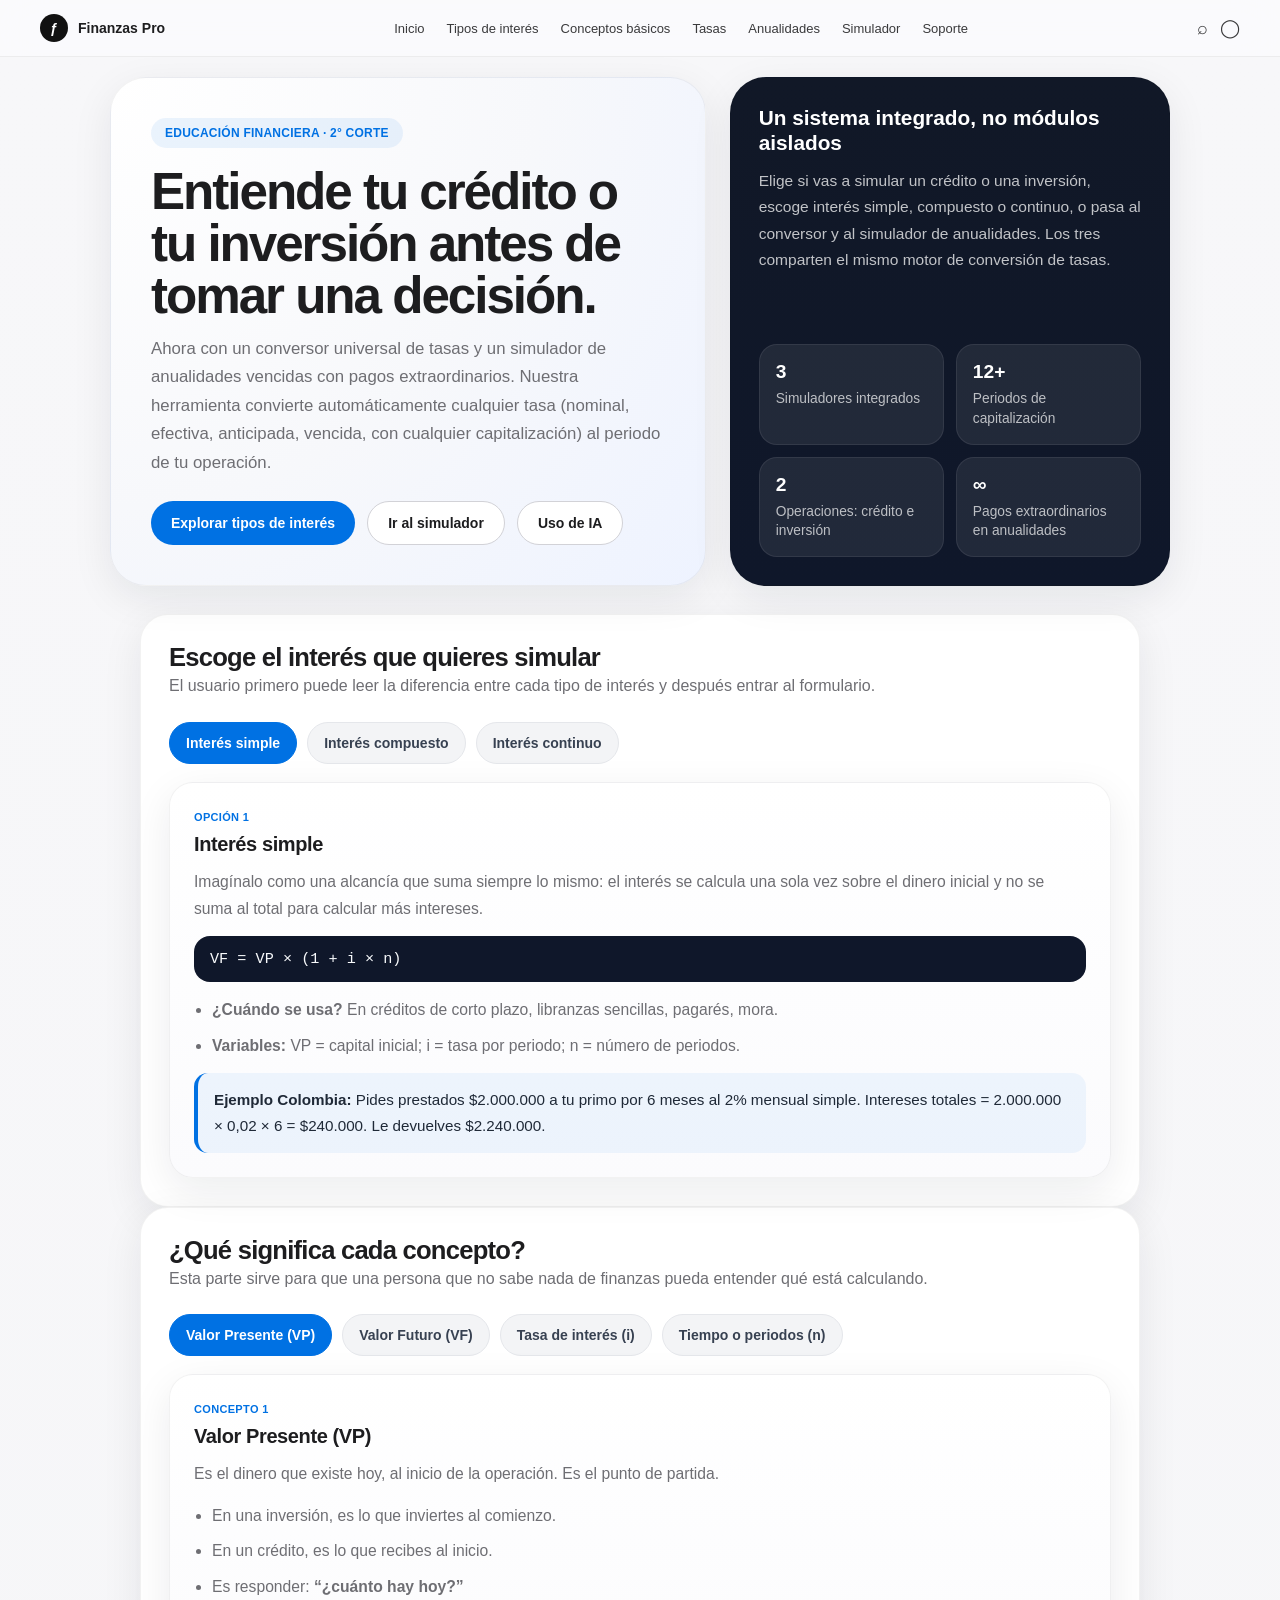
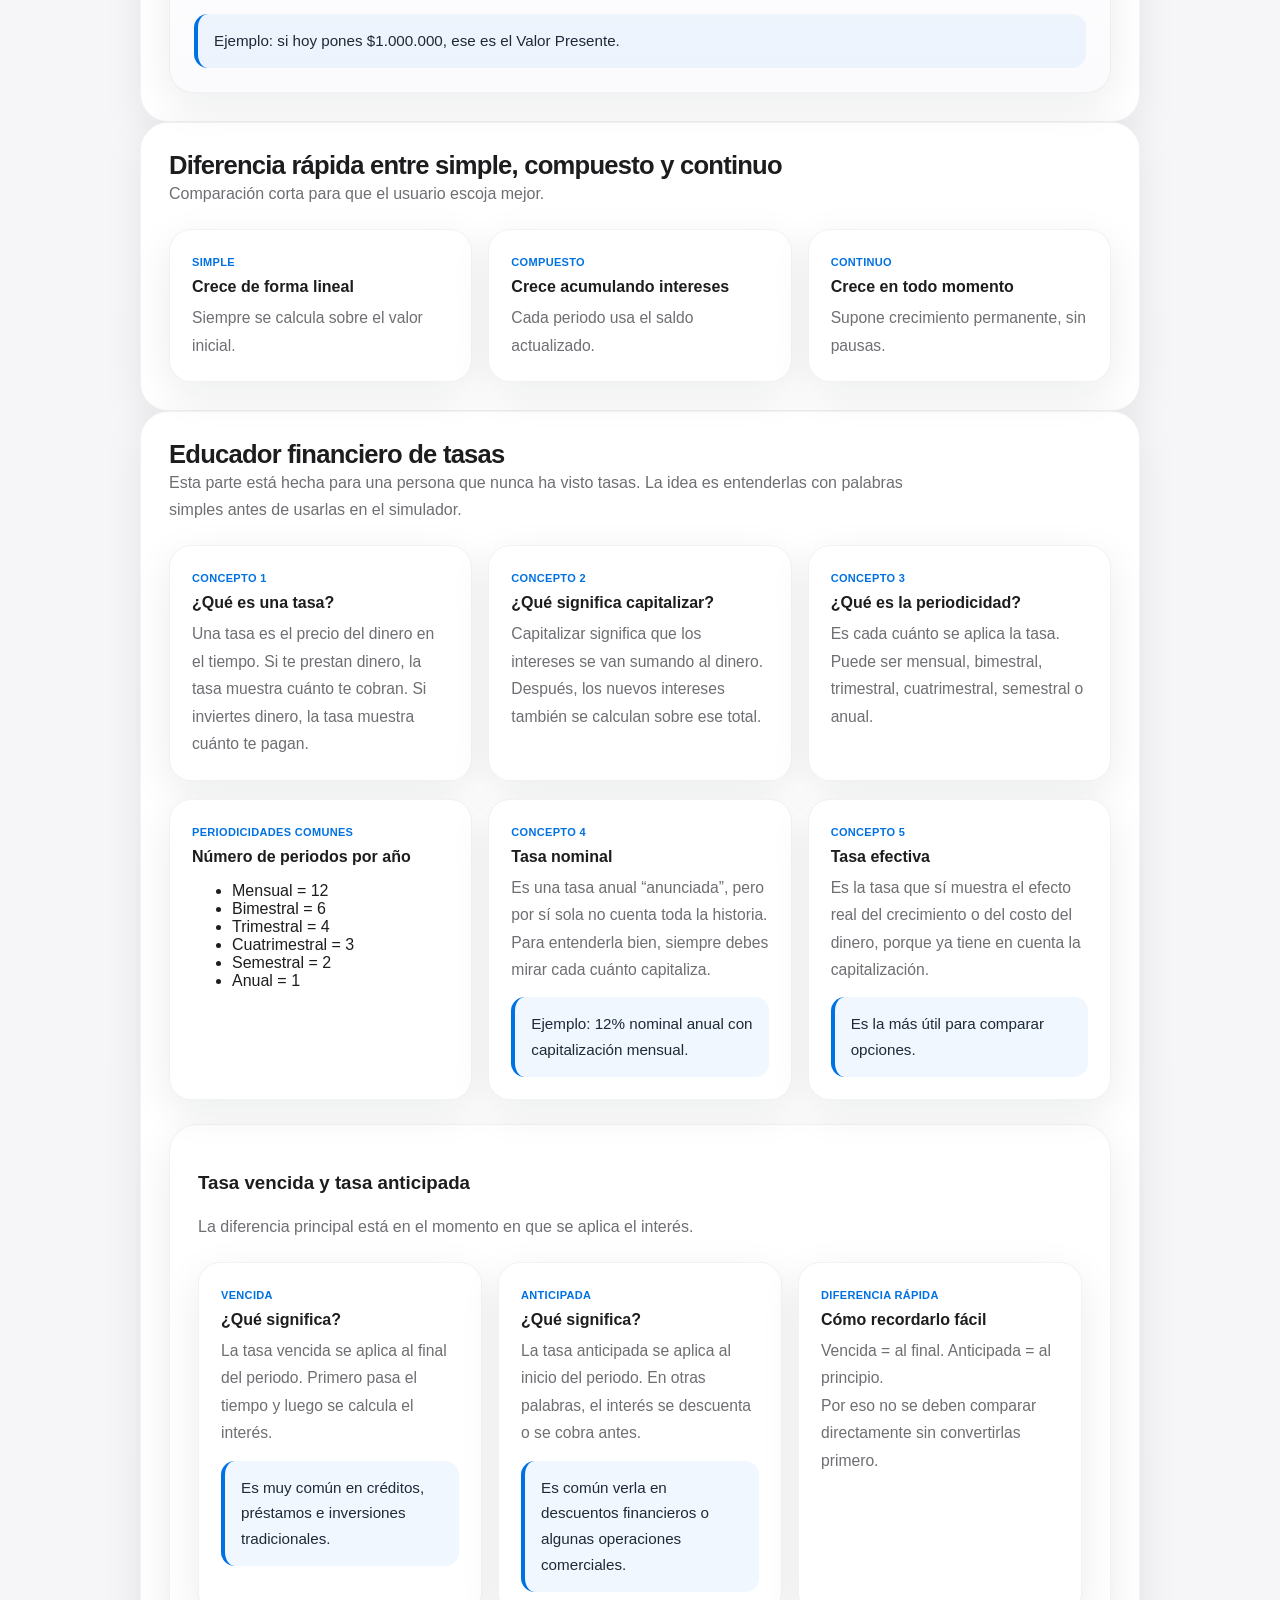
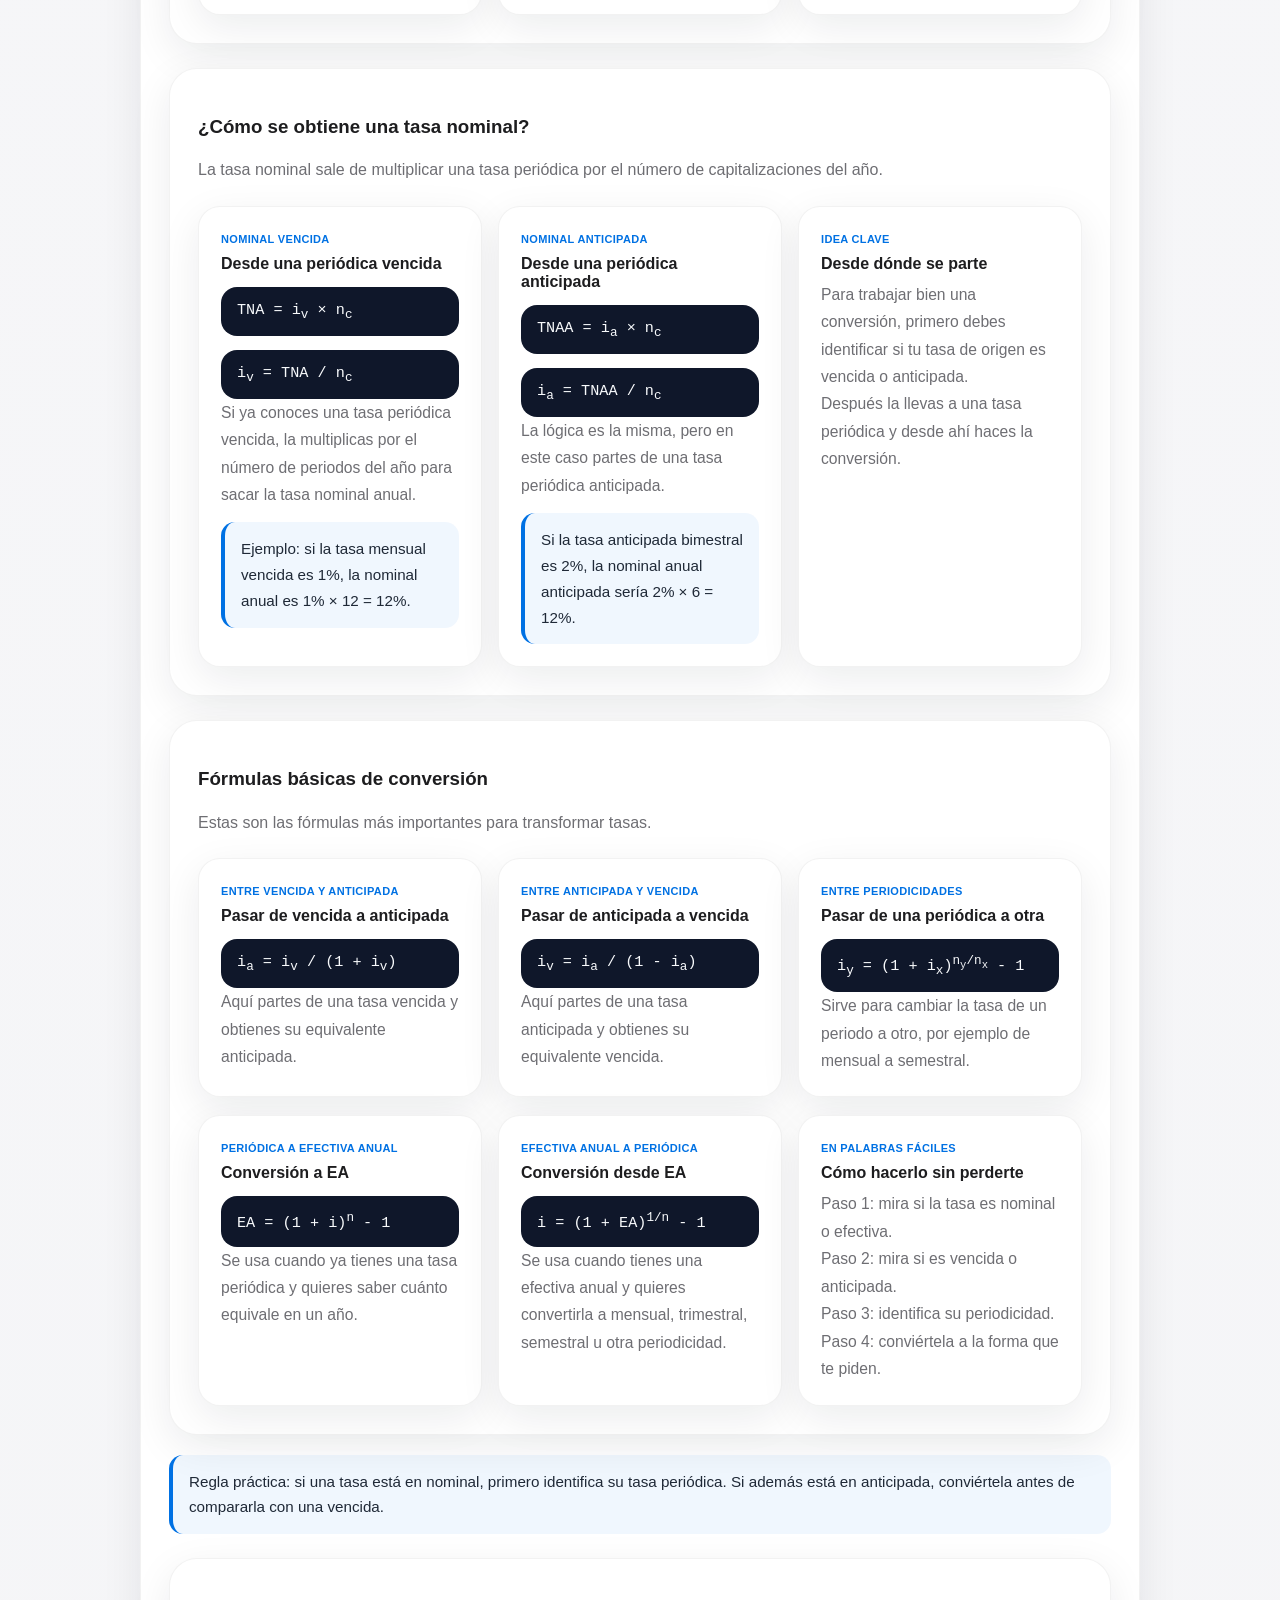
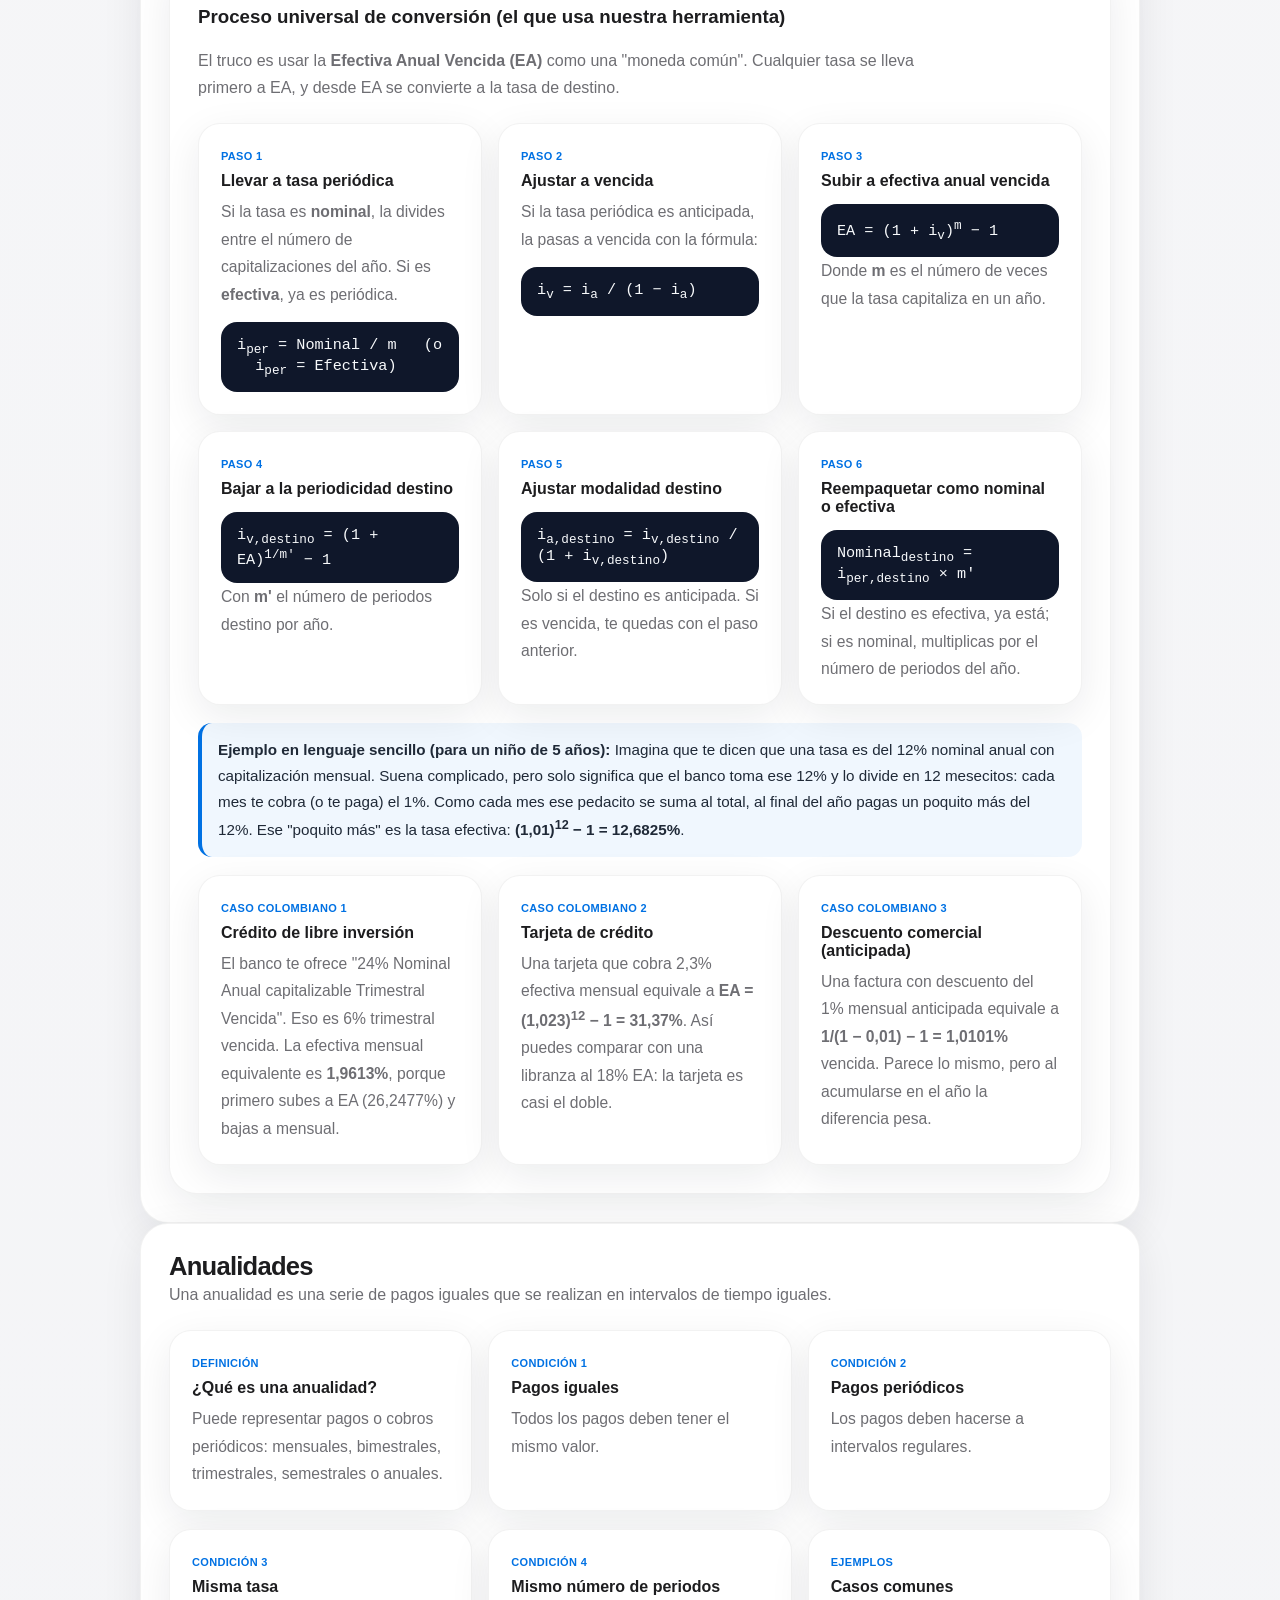
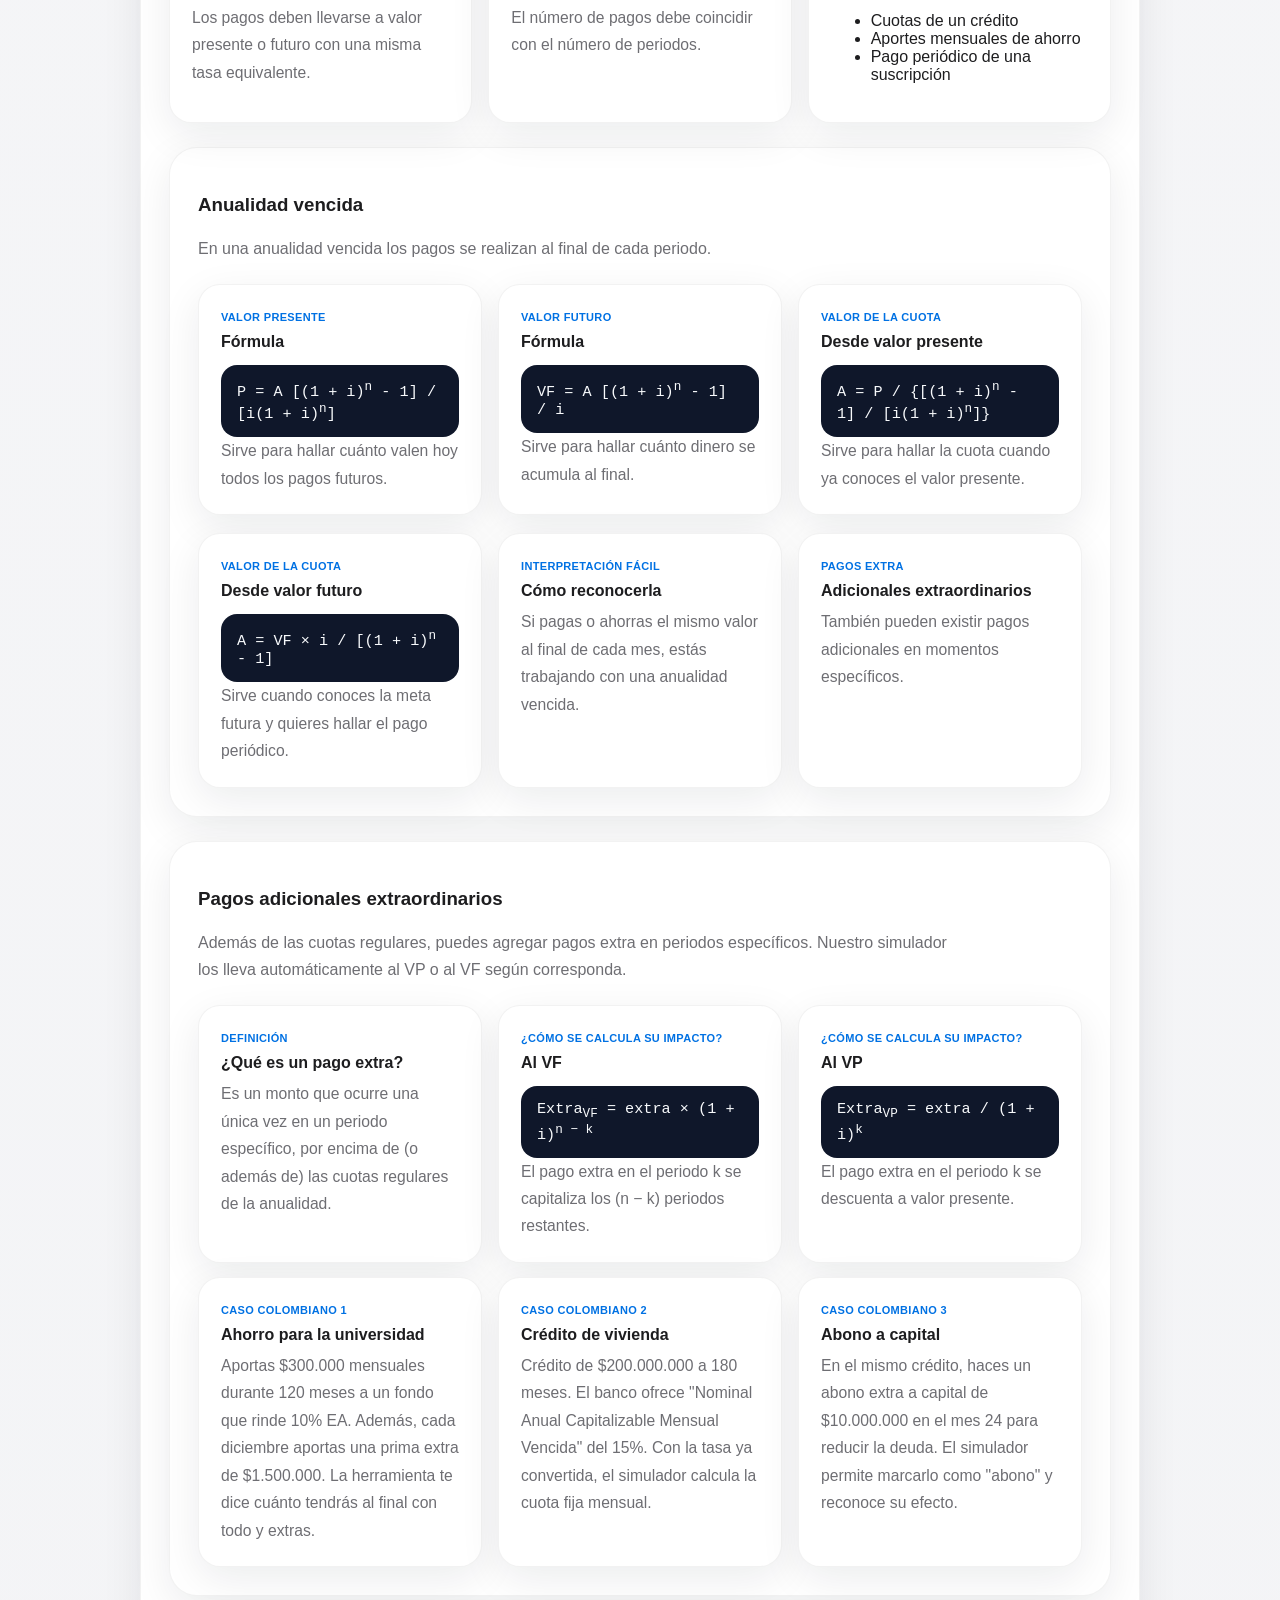
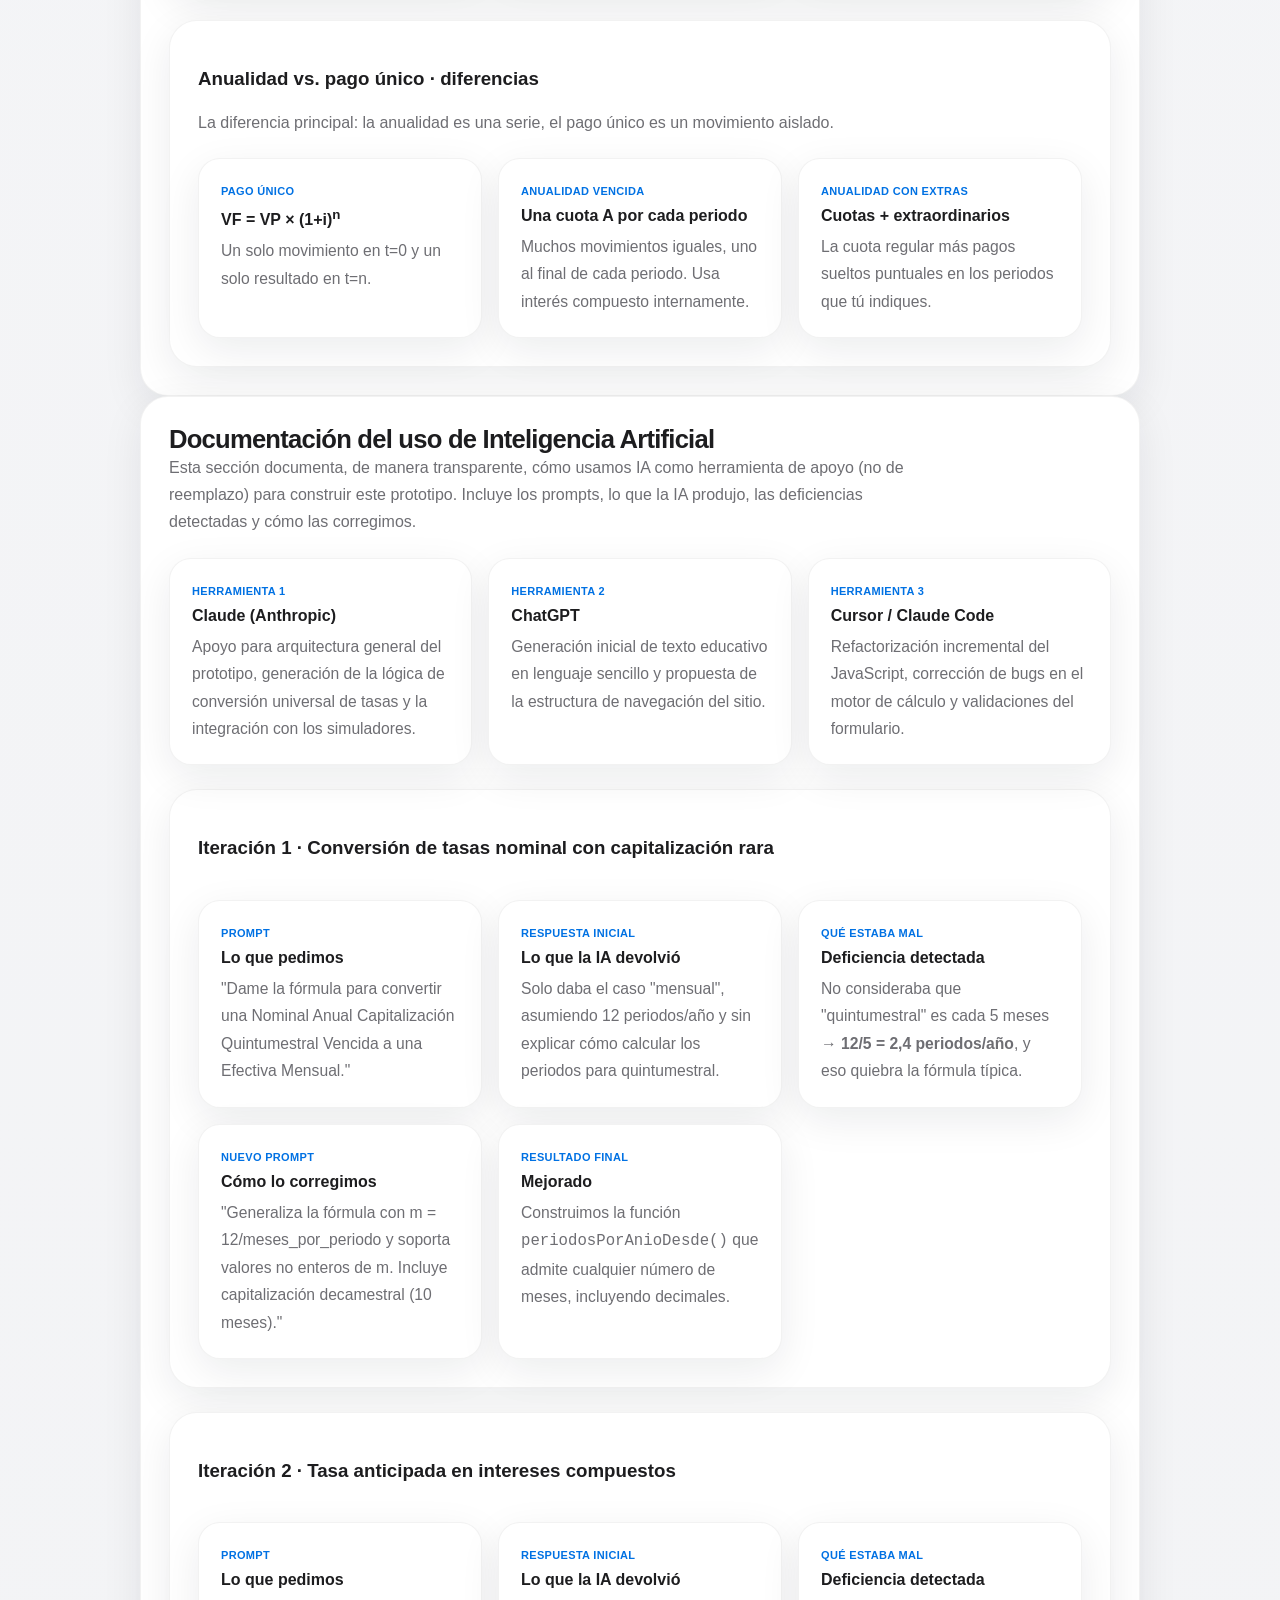
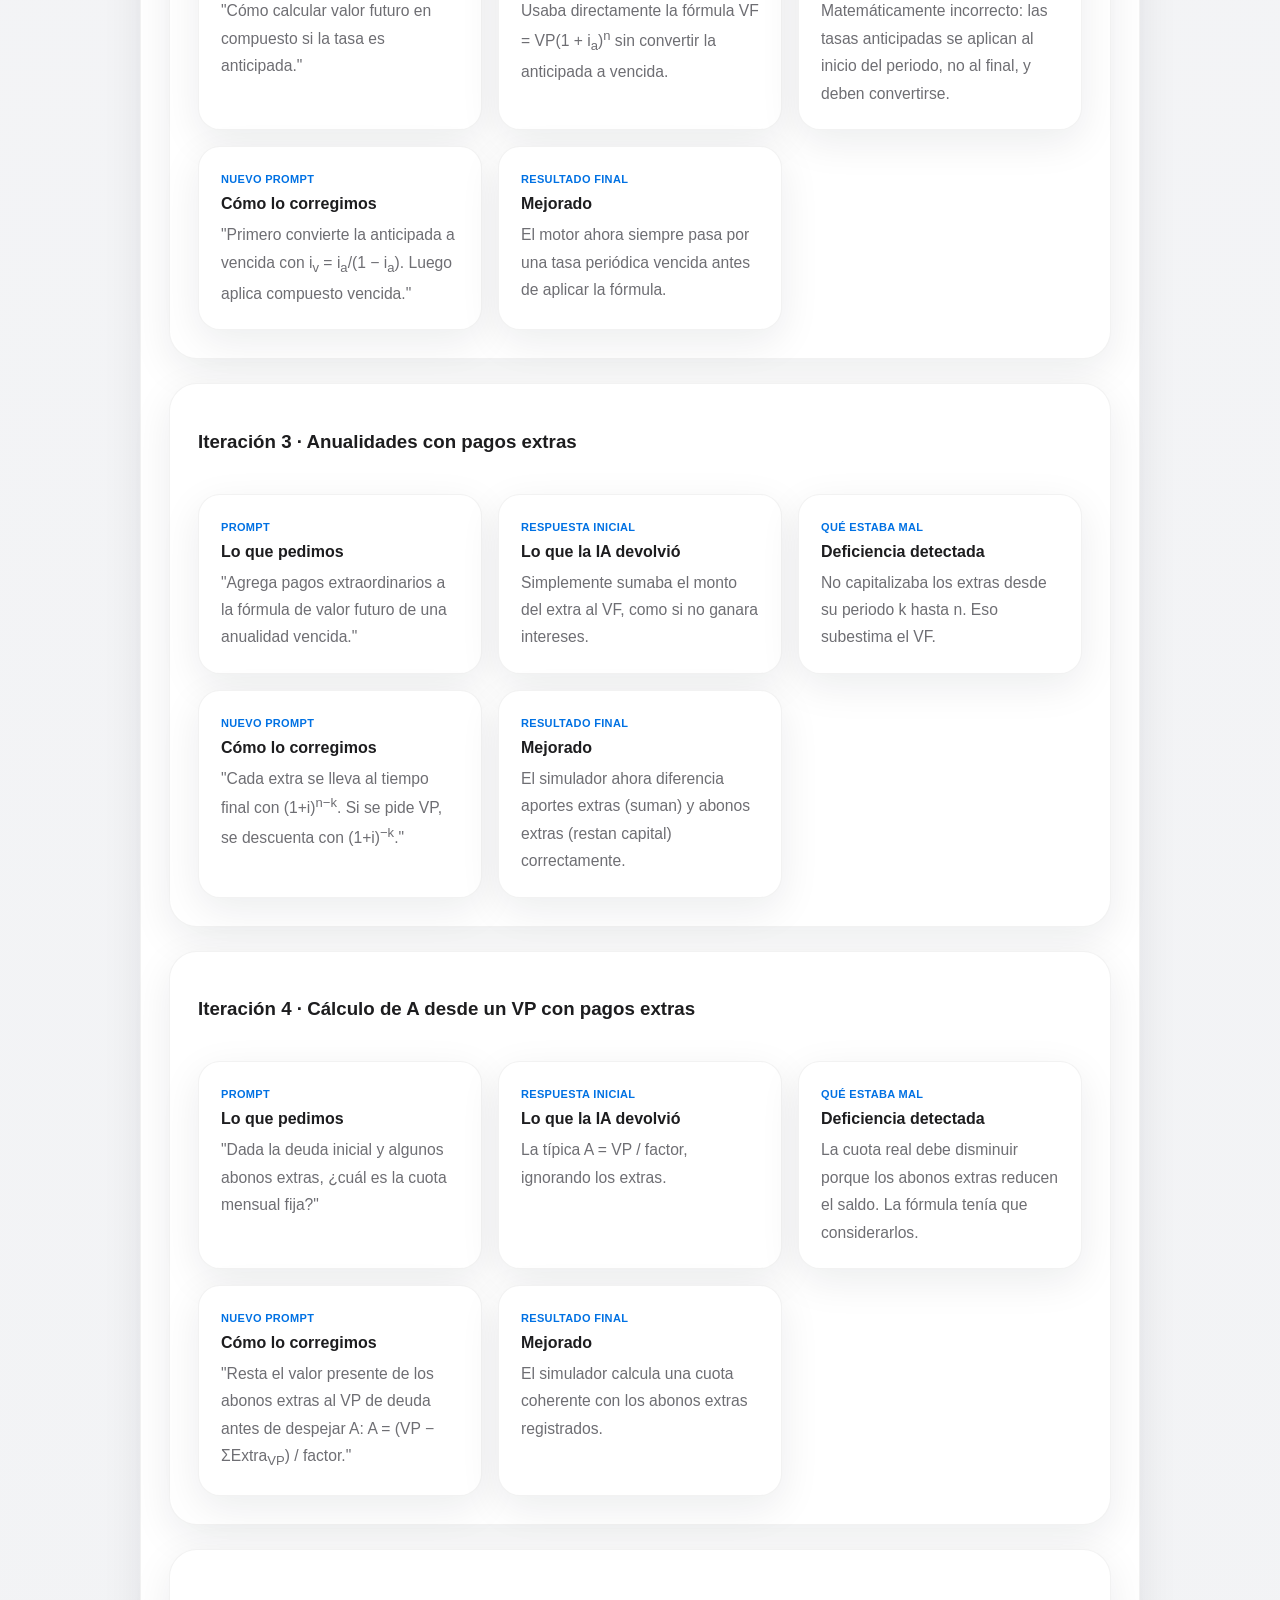
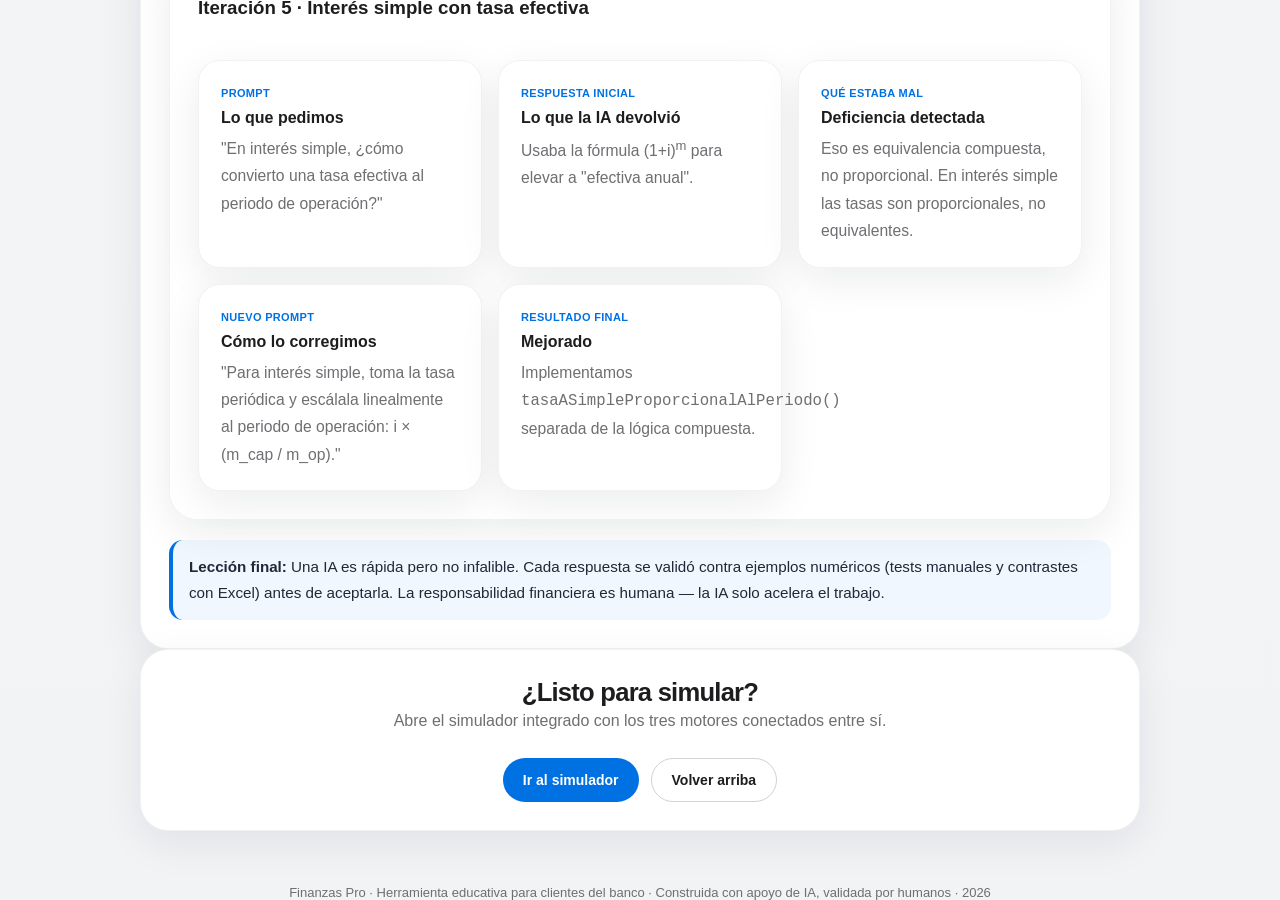
<file: index.html>
<!DOCTYPE html>
<html lang="es">
<head>
  <meta charset="UTF-8" />
  <meta name="viewport" content="width=device-width, initial-scale=1.0" />
  <title>Simulador Financiero</title>
   <link rel="stylesheet" href="STYLE.css">
</head>
<body>
    <header class="topbar">
    <div class="topbar-inner">
      <div class="brand">
        <div class="brand-mark">ƒ</div>
        <span>Finanzas Pro</span>
      </div>

     <nav class="nav" aria-label="Navegación principal">
  <a href="#inicio">Inicio</a>
  <a href="#intereses">Tipos de interés</a>
  <a href="#conceptos">Conceptos básicos</a>
  <a href="#tasas">Tasas</a>
  <a href="#anualidades">Anualidades</a>
  <a href="simulador.html">Simulador</a>
  <a href="#contacto">Soporte</a>
</nav>
      <div class="nav-tools" aria-hidden="true">
        <span>⌕</span>
        <span>◯</span>
      </div>
    </div>
  </header>

  <main class="container" id="inicio">
    <div id="inicioView">
    <section class="hero">
      <article class="hero-main">
        <div class="eyebrow">Educación financiera · 2° corte</div>
        <h1>Entiende tu crédito o tu inversión antes de tomar una decisión.</h1>
        <p>
          Ahora con un conversor universal de tasas y un simulador de anualidades vencidas
          con pagos extraordinarios. Nuestra herramienta convierte automáticamente cualquier tasa
          (nominal, efectiva, anticipada, vencida, con cualquier capitalización) al periodo de tu operación.
        </p>
        <div class="hero-actions">
          <a href="#intereses" class="btn btn-primary">Explorar tipos de interés</a>
          <a href="simulador.html" class="btn btn-secondary">Ir al simulador</a>
          <a href="#ia" class="btn btn-secondary">Uso de IA</a>
        </div>
      </article>

      <aside class="hero-side">
        <div>
          <h2>Un sistema integrado, no módulos aislados</h2>
          <p>
            Elige si vas a simular un crédito o una inversión, escoge interés simple, compuesto o continuo,
            o pasa al conversor y al simulador de anualidades. Los tres comparten el mismo motor de conversión de tasas.
          </p>
        </div>
        <div class="hero-stat-grid">
          <div class="hero-stat">
            <strong>3</strong>
            <span>Simuladores integrados</span>
          </div>
          <div class="hero-stat">
            <strong>12+</strong>
            <span>Periodos de capitalización</span>
          </div>
          <div class="hero-stat">
            <strong>2</strong>
            <span>Operaciones: crédito e inversión</span>
          </div>
          <div class="hero-stat">
            <strong>∞</strong>
            <span>Pagos extraordinarios en anualidades</span>
          </div>
        </div>
      </aside>
    </section>

    <section class="panel" id="intereses">
      <div class="section-head">
        <div>
          <h2>Escoge el interés que quieres simular</h2>
          <p>
            El usuario primero puede leer la diferencia entre cada tipo de interés y después entrar al formulario.
          </p>
        </div>
      </div>

      <div class="interest-tabs">
        <input type="radio" name="interest-tab" id="tab-simple" checked>
        <input type="radio" name="interest-tab" id="tab-compuesto">
        <input type="radio" name="interest-tab" id="tab-continuo">

        <div class="interest-labels">
          <label for="tab-simple">Interés simple</label>
          <label for="tab-compuesto">Interés compuesto</label>
          <label for="tab-continuo">Interés continuo</label>
        </div>

        <div class="tab-panels">
          <article class="guide-card panel-simple">
            <small>Opción 1</small>
            <h3>Interés simple</h3>
            <p>
              Imagínalo como una alcancía que suma siempre lo mismo: el interés se calcula una sola vez sobre
              el dinero inicial y no se suma al total para calcular más intereses.
            </p>
            <div class="formula">VF = VP × (1 + i × n)</div>
            <ul>
              <li><strong>¿Cuándo se usa?</strong> En créditos de corto plazo, libranzas sencillas, pagarés, mora.</li>
              <li><strong>Variables:</strong> VP = capital inicial; i = tasa por periodo; n = número de periodos.</li>
            </ul>
            <div class="mini-note">
              <strong>Ejemplo Colombia:</strong> Pides prestados $2.000.000 a tu primo por 6 meses al 2% mensual simple.
              Intereses totales = 2.000.000 × 0,02 × 6 = $240.000. Le devuelves $2.240.000.
            </div>
          </article>

          <article class="guide-card panel-compuesto">
            <small>Opción 2</small>
            <h3>Interés compuesto</h3>
            <p>
              Cada periodo, los intereses ganados se suman al capital y en el siguiente periodo los nuevos
              intereses se calculan sobre esa suma mayor. Es "interés sobre interés".
            </p>
            <div class="formula">VF = VP × (1 + i)<sup>n</sup></div>
            <ul>
              <li><strong>¿Por qué es diferente?</strong> Porque el capital base crece cada periodo.</li>
              <li><strong>¿Cuándo se usa?</strong> CDT, cuentas de ahorro, bonos, créditos de vivienda, libranza bancaria.</li>
            </ul>
            <div class="mini-note">
              <strong>Ejemplo Colombia:</strong> Inviertes $5.000.000 en un CDT a 12 meses con 1% efectivo mensual.
              VF = 5.000.000 × (1,01)<sup>12</sup> = $5.634.125. Ganaste $634.125.
            </div>
          </article>

          <article class="guide-card panel-continuo">
            <small>Opción 3</small>
            <h3>Interés continuo</h3>
            <p>
              Modelo matemático en el que el dinero crece "a cada instante" (no por periodos).
              Se usa mucho en finanzas cuantitativas, valoración de opciones y modelos económicos.
            </p>
            <div class="formula">VF = VP × e<sup>i × n</sup></div>
            <ul>
              <li><strong>¿En qué contextos?</strong> Derivados, Black-Scholes, poblaciones biológicas, decaimiento radiactivo.</li>
              <li><strong>Diferencia vs. compuesto:</strong> e<sup>i·n</sup> es el límite cuando la capitalización es infinita.</li>
            </ul>
            <div class="mini-note">
              <strong>Ejemplo Colombia:</strong> Una valoración teórica con $1.000.000 al 10% continuo por 5 años:
              VF = 1.000.000 × e<sup>0,5</sup> = $1.648.721.
            </div>
          </article>
        </div>
      </div>
    </section>

    <section class="panel" id="conceptos">
      <div class="section-head">
        <div>
          <h2>¿Qué significa cada concepto?</h2>
          <p>
            Esta parte sirve para que una persona que no sabe nada de finanzas pueda entender qué está calculando.
          </p>
        </div>
      </div>

      <div class="need-tabs">
        <input type="radio" name="need-tab" id="need-vp" checked>
        <input type="radio" name="need-tab" id="need-vf">
        <input type="radio" name="need-tab" id="need-i">
        <input type="radio" name="need-tab" id="need-n">

        <div class="need-labels">
          <label for="need-vp">Valor Presente (VP)</label>
          <label for="need-vf">Valor Futuro (VF)</label>
          <label for="need-i">Tasa de interés (i)</label>
          <label for="need-n">Tiempo o periodos (n)</label>
        </div>

        <div class="need-panels">
          <article class="guide-card guide-vp">
            <small>Concepto 1</small>
            <h3>Valor Presente (VP)</h3>
            <p>
              Es el dinero que existe hoy, al inicio de la operación. Es el punto de partida.
            </p>
            <ul>
              <li>En una inversión, es lo que inviertes al comienzo.</li>
              <li>En un crédito, es lo que recibes al inicio.</li>
              <li>Es responder: <strong>“¿cuánto hay hoy?”</strong></li>
            </ul>
            <div class="mini-note">Ejemplo: si hoy pones $1.000.000, ese es el Valor Presente.</div>
          </article>

          <article class="guide-card guide-vf">
            <small>Concepto 2</small>
            <h3>Valor Futuro (VF)</h3>
            <p>
              Es el valor que se tendrá al final, después de aplicar intereses durante un tiempo.
            </p>
            <ul>
              <li>En una inversión, muestra cuánto habrá crecido tu dinero.</li>
              <li>En un crédito, muestra cuánto terminarás pagando.</li>
              <li>Es responder: <strong>“¿cuánto habrá al final?”</strong></li>
            </ul>
            <div class="mini-note">Ejemplo: si empiezas con $1.000.000 y al final tienes $1.120.000, ese es el VF.</div>
          </article>

          <article class="guide-card guide-i">
            <small>Concepto 3</small>
            <h3>Tasa de interés (i)</h3>
            <p>
              Es el porcentaje que hace cambiar el dinero con el tiempo.
            </p>
            <ul>
              <li>En una inversión, representa la ganancia.</li>
              <li>En un crédito, representa el costo del dinero prestado.</li>
              <li>Es responder: <strong>“¿a qué ritmo cambia el dinero?”</strong></li>
            </ul>
            <div class="mini-note">Ejemplo: una tasa de 2% mensual significa que cada mes el dinero cambia un 2%.</div>
          </article>

          <article class="guide-card guide-n">
            <small>Concepto 4</small>
            <h3>Tiempo o número de periodos (n)</h3>
            <p>
              Es la cantidad de periodos durante los cuales se aplicará la tasa.
            </p>
            <ul>
              <li>Si la tasa es mensual, el tiempo se entiende en meses.</li>
              <li>Si la tasa es anual, el tiempo se entiende en años.</li>
              <li>Es responder: <strong>“¿durante cuánto tiempo?”</strong></li>
            </ul>
            <div class="mini-note">Ejemplo: si la tasa es mensual y pasan 12 meses, entonces hay 12 periodos.</div>
          </article>
        </div>
      </div>
    </section>

    <section class="panel">
      <div class="section-head">
        <div>
          <h2>Diferencia rápida entre simple, compuesto y continuo</h2>
          <p>
            Comparación corta para que el usuario escoja mejor.
          </p>
        </div>
      </div>

      <div class="compare-grid">
        <article class="card">
          <small>Simple</small>
          <h4>Crece de forma lineal</h4>
          <p>Siempre se calcula sobre el valor inicial.</p>
        </article>

        <article class="card">
          <small>Compuesto</small>
          <h4>Crece acumulando intereses</h4>
          <p>Cada periodo usa el saldo actualizado.</p>
        </article>

        <article class="card">
          <small>Continuo</small>
          <h4>Crece en todo momento</h4>
          <p>Supone crecimiento permanente, sin pausas.</p>
        </article>
      </div>
    </section>
<section class="panel" id="tasas">
  <div class="section-head">
    <div>
      <h2>Educador financiero de tasas</h2>
      <p>
        Esta parte está hecha para una persona que nunca ha visto tasas.
        La idea es entenderlas con palabras simples antes de usarlas en el simulador.
      </p>
    </div>
  </div>

  <div class="compare-grid">
    <article class="card">
      <small>Concepto 1</small>
      <h4>¿Qué es una tasa?</h4>
      <p>
        Una tasa es el precio del dinero en el tiempo.
        Si te prestan dinero, la tasa muestra cuánto te cobran.
        Si inviertes dinero, la tasa muestra cuánto te pagan.
      </p>
    </article>

    <article class="card">
      <small>Concepto 2</small>
      <h4>¿Qué significa capitalizar?</h4>
      <p>
        Capitalizar significa que los intereses se van sumando al dinero.
        Después, los nuevos intereses también se calculan sobre ese total.
      </p>
    </article>

    <article class="card">
      <small>Concepto 3</small>
      <h4>¿Qué es la periodicidad?</h4>
      <p>
        Es cada cuánto se aplica la tasa.
        Puede ser mensual, bimestral, trimestral, cuatrimestral, semestral o anual.
      </p>
    </article>
  </div>

  <div class="compare-grid">
    <article class="card">
      <small>Periodicidades comunes</small>
      <h4>Número de periodos por año</h4>
      <ul>
        <li>Mensual = 12</li>
        <li>Bimestral = 6</li>
        <li>Trimestral = 4</li>
        <li>Cuatrimestral = 3</li>
        <li>Semestral = 2</li>
        <li>Anual = 1</li>
      </ul>
    </article>

    <article class="card">
      <small>Concepto 4</small>
      <h4>Tasa nominal</h4>
      <p>
        Es una tasa anual “anunciada”, pero por sí sola no cuenta toda la historia.
        Para entenderla bien, siempre debes mirar cada cuánto capitaliza.
      </p>
      <div class="mini-note">
        Ejemplo: 12% nominal anual con capitalización mensual.
      </div>
    </article>

    <article class="card">
      <small>Concepto 5</small>
      <h4>Tasa efectiva</h4>
      <p>
        Es la tasa que sí muestra el efecto real del crecimiento o del costo del dinero,
        porque ya tiene en cuenta la capitalización.
      </p>
      <div class="mini-note">
        Es la más útil para comparar opciones.
      </div>
    </article>
  </div>

  <div class="panel" style="margin-top: 24px;">
    <div class="section-head">
      <div>
        <h3>Tasa vencida y tasa anticipada</h3>
        <p>
          La diferencia principal está en el momento en que se aplica el interés.
        </p>
      </div>
    </div>

    <div class="compare-grid">
      <article class="card">
        <small>Vencida</small>
        <h4>¿Qué significa?</h4>
        <p>
          La tasa vencida se aplica al final del periodo.
          Primero pasa el tiempo y luego se calcula el interés.
        </p>
        <div class="mini-note">
          Es muy común en créditos, préstamos e inversiones tradicionales.
        </div>
      </article>

      <article class="card">
        <small>Anticipada</small>
        <h4>¿Qué significa?</h4>
        <p>
          La tasa anticipada se aplica al inicio del periodo.
          En otras palabras, el interés se descuenta o se cobra antes.
        </p>
        <div class="mini-note">
          Es común verla en descuentos financieros o algunas operaciones comerciales.
        </div>
      </article>

      <article class="card">
        <small>Diferencia rápida</small>
        <h4>Cómo recordarlo fácil</h4>
        <p>
          Vencida = al final.
          Anticipada = al principio.
        </p>
        <p>
          Por eso no se deben comparar directamente sin convertirlas primero.
        </p>
      </article>
    </div>
  </div>

  <div class="panel" style="margin-top: 24px;">
    <div class="section-head">
      <div>
        <h3>¿Cómo se obtiene una tasa nominal?</h3>
        <p>
          La tasa nominal sale de multiplicar una tasa periódica por el número
          de capitalizaciones del año.
        </p>
      </div>
    </div>

    <div class="compare-grid">
      <article class="card">
        <small>Nominal vencida</small>
        <h4>Desde una periódica vencida</h4>
        <div class="formula">TNA = i<sub>v</sub> × n<sub>c</sub></div>
        <div class="formula">i<sub>v</sub> = TNA / n<sub>c</sub></div>
        <p>
          Si ya conoces una tasa periódica vencida, la multiplicas por el número
          de periodos del año para sacar la tasa nominal anual.
        </p>
        <div class="mini-note">
          Ejemplo: si la tasa mensual vencida es 1%, la nominal anual es 1% × 12 = 12%.
        </div>
      </article>

      <article class="card">
        <small>Nominal anticipada</small>
        <h4>Desde una periódica anticipada</h4>
        <div class="formula">TNAA = i<sub>a</sub> × n<sub>c</sub></div>
        <div class="formula">i<sub>a</sub> = TNAA / n<sub>c</sub></div>
        <p>
          La lógica es la misma, pero en este caso partes de una tasa periódica anticipada.
        </p>
        <div class="mini-note">
          Si la tasa anticipada bimestral es 2%, la nominal anual anticipada sería 2% × 6 = 12%.
        </div>
      </article>

      <article class="card">
        <small>Idea clave</small>
        <h4>Desde dónde se parte</h4>
        <p>
          Para trabajar bien una conversión, primero debes identificar si tu tasa
          de origen es vencida o anticipada.
        </p>
        <p>
          Después la llevas a una tasa periódica y desde ahí haces la conversión.
        </p>
      </article>
    </div>
  </div>

  <div class="panel" style="margin-top: 24px;">
    <div class="section-head">
      <div>
        <h3>Fórmulas básicas de conversión</h3>
        <p>
          Estas son las fórmulas más importantes para transformar tasas.
        </p>
      </div>
    </div>

    <div class="compare-grid">
      <article class="card">
        <small>Entre vencida y anticipada</small>
        <h4>Pasar de vencida a anticipada</h4>
        <div class="formula">i<sub>a</sub> = i<sub>v</sub> / (1 + i<sub>v</sub>)</div>
        <p>
          Aquí partes de una tasa vencida y obtienes su equivalente anticipada.
        </p>
      </article>

      <article class="card">
        <small>Entre anticipada y vencida</small>
        <h4>Pasar de anticipada a vencida</h4>
        <div class="formula">i<sub>v</sub> = i<sub>a</sub> / (1 - i<sub>a</sub>)</div>
        <p>
          Aquí partes de una tasa anticipada y obtienes su equivalente vencida.
        </p>
      </article>

      <article class="card">
        <small>Entre periodicidades</small>
        <h4>Pasar de una periódica a otra</h4>
        <div class="formula">i<sub>y</sub> = (1 + i<sub>x</sub>)<sup>n<sub>y</sub>/n<sub>x</sub></sup> - 1</div>
        <p>
          Sirve para cambiar la tasa de un periodo a otro, por ejemplo de mensual a semestral.
        </p>
      </article>
    </div>

    <div class="compare-grid">
      <article class="card">
        <small>Periódica a efectiva anual</small>
        <h4>Conversión a EA</h4>
        <div class="formula">EA = (1 + i)<sup>n</sup> - 1</div>
        <p>
          Se usa cuando ya tienes una tasa periódica y quieres saber cuánto equivale en un año.
        </p>
      </article>

      <article class="card">
        <small>Efectiva anual a periódica</small>
        <h4>Conversión desde EA</h4>
        <div class="formula">i = (1 + EA)<sup>1/n</sup> - 1</div>
        <p>
          Se usa cuando tienes una efectiva anual y quieres convertirla a mensual,
          trimestral, semestral u otra periodicidad.
        </p>
      </article>

      <article class="card">
        <small>En palabras fáciles</small>
        <h4>Cómo hacerlo sin perderte</h4>
        <p>
          Paso 1: mira si la tasa es nominal o efectiva.
        </p>
        <p>
          Paso 2: mira si es vencida o anticipada.
        </p>
        <p>
          Paso 3: identifica su periodicidad.
        </p>
        <p>
          Paso 4: conviértela a la forma que te piden.
        </p>
      </article>
    </div>
  </div>

  <div class="mini-note" style="margin-top: 20px;">
    Regla práctica: si una tasa está en nominal, primero identifica su tasa periódica.
    Si además está en anticipada, conviértela antes de compararla con una vencida.
  </div>

  <div class="panel" style="margin-top: 24px;">
    <div class="section-head">
      <div>
        <h3>Proceso universal de conversión (el que usa nuestra herramienta)</h3>
        <p>
          El truco es usar la <strong>Efectiva Anual Vencida (EA)</strong> como una "moneda común".
          Cualquier tasa se lleva primero a EA, y desde EA se convierte a la tasa de destino.
        </p>
      </div>
    </div>

    <div class="compare-grid">
      <article class="card">
        <small>Paso 1</small>
        <h4>Llevar a tasa periódica</h4>
        <p>Si la tasa es <strong>nominal</strong>, la divides entre el número de capitalizaciones del año. Si es <strong>efectiva</strong>, ya es periódica.</p>
        <div class="formula">i<sub>per</sub> = Nominal / m &nbsp; (o &nbsp; i<sub>per</sub> = Efectiva)</div>
      </article>

      <article class="card">
        <small>Paso 2</small>
        <h4>Ajustar a vencida</h4>
        <p>Si la tasa periódica es anticipada, la pasas a vencida con la fórmula:</p>
        <div class="formula">i<sub>v</sub> = i<sub>a</sub> / (1 − i<sub>a</sub>)</div>
      </article>

      <article class="card">
        <small>Paso 3</small>
        <h4>Subir a efectiva anual vencida</h4>
        <div class="formula">EA = (1 + i<sub>v</sub>)<sup>m</sup> − 1</div>
        <p>Donde <strong>m</strong> es el número de veces que la tasa capitaliza en un año.</p>
      </article>

      <article class="card">
        <small>Paso 4</small>
        <h4>Bajar a la periodicidad destino</h4>
        <div class="formula">i<sub>v,destino</sub> = (1 + EA)<sup>1/m'</sup> − 1</div>
        <p>Con <strong>m'</strong> el número de periodos destino por año.</p>
      </article>

      <article class="card">
        <small>Paso 5</small>
        <h4>Ajustar modalidad destino</h4>
        <div class="formula">i<sub>a,destino</sub> = i<sub>v,destino</sub> / (1 + i<sub>v,destino</sub>)</div>
        <p>Solo si el destino es anticipada. Si es vencida, te quedas con el paso anterior.</p>
      </article>

      <article class="card">
        <small>Paso 6</small>
        <h4>Reempaquetar como nominal o efectiva</h4>
        <div class="formula">Nominal<sub>destino</sub> = i<sub>per,destino</sub> × m'</div>
        <p>Si el destino es efectiva, ya está; si es nominal, multiplicas por el número de periodos del año.</p>
      </article>
    </div>

    <div class="mini-note" style="margin-top:18px;">
      <strong>Ejemplo en lenguaje sencillo (para un niño de 5 años):</strong>
      Imagina que te dicen que una tasa es del 12% nominal anual con capitalización mensual.
      Suena complicado, pero solo significa que el banco toma ese 12% y lo divide en 12 mesecitos:
      cada mes te cobra (o te paga) el 1%. Como cada mes ese pedacito se suma al total, al final del
      año pagas un poquito más del 12%. Ese "poquito más" es la tasa efectiva: <strong>(1,01)<sup>12</sup> − 1 = 12,6825%</strong>.
    </div>

    <div class="compare-grid" style="margin-top:18px;">
      <article class="card">
        <small>Caso colombiano 1</small>
        <h4>Crédito de libre inversión</h4>
        <p>
          El banco te ofrece "24% Nominal Anual capitalizable Trimestral Vencida".
          Eso es 6% trimestral vencida. La efectiva mensual equivalente es
          <strong>1,9613%</strong>, porque primero subes a EA (26,2477%) y bajas a mensual.
        </p>
      </article>
      <article class="card">
        <small>Caso colombiano 2</small>
        <h4>Tarjeta de crédito</h4>
        <p>
          Una tarjeta que cobra 2,3% efectiva mensual equivale a
          <strong>EA = (1,023)<sup>12</sup> − 1 = 31,37%</strong>.
          Así puedes comparar con una libranza al 18% EA: la tarjeta es casi el doble.
        </p>
      </article>
      <article class="card">
        <small>Caso colombiano 3</small>
        <h4>Descuento comercial (anticipada)</h4>
        <p>
          Una factura con descuento del 1% mensual anticipada equivale a
          <strong>1/(1 − 0,01) − 1 = 1,0101%</strong> vencida.
          Parece lo mismo, pero al acumularse en el año la diferencia pesa.
        </p>
      </article>
    </div>
  </div>
</section>
<section class="panel" id="anualidades">
  <div class="section-head">
    <div>
      <h2>Anualidades</h2>
      <p>
        Una anualidad es una serie de pagos iguales que se realizan en intervalos
        de tiempo iguales.
      </p>
    </div>
  </div>

  <div class="compare-grid">
    <article class="card">
      <small>Definición</small>
      <h4>¿Qué es una anualidad?</h4>
      <p>
        Puede representar pagos o cobros periódicos: mensuales, bimestrales,
        trimestrales, semestrales o anuales.
      </p>
    </article>

    <article class="card">
      <small>Condición 1</small>
      <h4>Pagos iguales</h4>
      <p>Todos los pagos deben tener el mismo valor.</p>
    </article>

    <article class="card">
      <small>Condición 2</small>
      <h4>Pagos periódicos</h4>
      <p>Los pagos deben hacerse a intervalos regulares.</p>
    </article>
  </div>

  <div class="compare-grid">
    <article class="card">
      <small>Condición 3</small>
      <h4>Misma tasa</h4>
      <p>
        Los pagos deben llevarse a valor presente o futuro con una misma tasa equivalente.
      </p>
    </article>

    <article class="card">
      <small>Condición 4</small>
      <h4>Mismo número de periodos</h4>
      <p>El número de pagos debe coincidir con el número de periodos.</p>
    </article>

    <article class="card">
      <small>Ejemplos</small>
      <h4>Casos comunes</h4>
      <ul>
        <li>Cuotas de un crédito</li>
        <li>Aportes mensuales de ahorro</li>
        <li>Pago periódico de una suscripción</li>
      </ul>
    </article>
  </div>

  <div class="panel" style="margin-top: 24px;">
    <div class="section-head">
      <div>
        <h3>Anualidad vencida</h3>
        <p>
          En una anualidad vencida los pagos se realizan al final de cada periodo.
        </p>
      </div>
    </div>

    <div class="compare-grid">
      <article class="card">
        <small>Valor presente</small>
        <h4>Fórmula</h4>
        <div class="formula">P = A [(1 + i)<sup>n</sup> - 1] / [i(1 + i)<sup>n</sup>]</div>
        <p>Sirve para hallar cuánto valen hoy todos los pagos futuros.</p>
      </article>

      <article class="card">
        <small>Valor futuro</small>
        <h4>Fórmula</h4>
        <div class="formula">VF = A [(1 + i)<sup>n</sup> - 1] / i</div>
        <p>Sirve para hallar cuánto dinero se acumula al final.</p>
      </article>

      <article class="card">
        <small>Valor de la cuota</small>
        <h4>Desde valor presente</h4>
        <div class="formula">A = P / {[(1 + i)<sup>n</sup> - 1] / [i(1 + i)<sup>n</sup>]}</div>
        <p>Sirve para hallar la cuota cuando ya conoces el valor presente.</p>
      </article>
    </div>

    <div class="compare-grid">
      <article class="card">
        <small>Valor de la cuota</small>
        <h4>Desde valor futuro</h4>
        <div class="formula">A = VF × i / [(1 + i)<sup>n</sup> - 1]</div>
        <p>Sirve cuando conoces la meta futura y quieres hallar el pago periódico.</p>
      </article>

      <article class="card">
        <small>Interpretación fácil</small>
        <h4>Cómo reconocerla</h4>
        <p>
          Si pagas o ahorras el mismo valor al final de cada mes, estás trabajando
          con una anualidad vencida.
        </p>
      </article>

      <article class="card">
        <small>Pagos extra</small>
        <h4>Adicionales extraordinarios</h4>
        <p>
          También pueden existir pagos adicionales en momentos específicos.
        </p>
      </article>
    </div>
  </div>

  <div class="panel" style="margin-top: 24px;">
    <div class="section-head">
      <div>
        <h3>Pagos adicionales extraordinarios</h3>
        <p>
          Además de las cuotas regulares, puedes agregar pagos extra en periodos específicos.
          Nuestro simulador los lleva automáticamente al VP o al VF según corresponda.
        </p>
      </div>
    </div>

    <div class="compare-grid">
      <article class="card">
        <small>Definición</small>
        <h4>¿Qué es un pago extra?</h4>
        <p>
          Es un monto que ocurre una única vez en un periodo específico, por encima de
          (o además de) las cuotas regulares de la anualidad.
        </p>
      </article>

      <article class="card">
        <small>¿Cómo se calcula su impacto?</small>
        <h4>Al VF</h4>
        <div class="formula">Extra<sub>VF</sub> = extra × (1 + i)<sup>n − k</sup></div>
        <p>El pago extra en el periodo k se capitaliza los (n − k) periodos restantes.</p>
      </article>

      <article class="card">
        <small>¿Cómo se calcula su impacto?</small>
        <h4>Al VP</h4>
        <div class="formula">Extra<sub>VP</sub> = extra / (1 + i)<sup>k</sup></div>
        <p>El pago extra en el periodo k se descuenta a valor presente.</p>
      </article>
    </div>

    <div class="compare-grid" style="margin-top:14px;">
      <article class="card">
        <small>Caso colombiano 1</small>
        <h4>Ahorro para la universidad</h4>
        <p>
          Aportas $300.000 mensuales durante 120 meses a un fondo que rinde
          10% EA. Además, cada diciembre aportas una prima extra de $1.500.000.
          La herramienta te dice cuánto tendrás al final con todo y extras.
        </p>
      </article>

      <article class="card">
        <small>Caso colombiano 2</small>
        <h4>Crédito de vivienda</h4>
        <p>
          Crédito de $200.000.000 a 180 meses. El banco ofrece "Nominal Anual
          Capitalizable Mensual Vencida" del 15%. Con la tasa ya convertida,
          el simulador calcula la cuota fija mensual.
        </p>
      </article>

      <article class="card">
        <small>Caso colombiano 3</small>
        <h4>Abono a capital</h4>
        <p>
          En el mismo crédito, haces un abono extra a capital de $10.000.000
          en el mes 24 para reducir la deuda. El simulador permite marcarlo
          como "abono" y reconoce su efecto.
        </p>
      </article>
    </div>
  </div>

  <div class="panel" style="margin-top: 24px;">
    <div class="section-head">
      <div>
        <h3>Anualidad vs. pago único · diferencias</h3>
        <p>
          La diferencia principal: la anualidad es una serie, el pago único es un movimiento aislado.
        </p>
      </div>
    </div>
    <div class="compare-grid">
      <article class="card">
        <small>Pago único</small>
        <h4>VF = VP × (1+i)<sup>n</sup></h4>
        <p>Un solo movimiento en t=0 y un solo resultado en t=n.</p>
      </article>
      <article class="card">
        <small>Anualidad vencida</small>
        <h4>Una cuota A por cada periodo</h4>
        <p>Muchos movimientos iguales, uno al final de cada periodo. Usa interés compuesto internamente.</p>
      </article>
      <article class="card">
        <small>Anualidad con extras</small>
        <h4>Cuotas + extraordinarios</h4>
        <p>La cuota regular más pagos sueltos puntuales en los periodos que tú indiques.</p>
      </article>
    </div>
  </div>
</section>

<!-- ========================================================= -->
<!--  SECCIÓN: DOCUMENTACIÓN DEL USO DE IA                      -->
<!-- ========================================================= -->
<section class="panel" id="ia">
  <div class="section-head">
    <div>
      <h2>Documentación del uso de Inteligencia Artificial</h2>
      <p>
        Esta sección documenta, de manera transparente, cómo usamos IA como herramienta de apoyo
        (no de reemplazo) para construir este prototipo. Incluye los prompts, lo que la IA produjo,
        las deficiencias detectadas y cómo las corregimos.
      </p>
    </div>
  </div>

  <div class="compare-grid">
    <article class="card">
      <small>Herramienta 1</small>
      <h4>Claude (Anthropic)</h4>
      <p>
        Apoyo para arquitectura general del prototipo, generación de la lógica de
        conversión universal de tasas y la integración con los simuladores.
      </p>
    </article>
    <article class="card">
      <small>Herramienta 2</small>
      <h4>ChatGPT</h4>
      <p>
        Generación inicial de texto educativo en lenguaje sencillo y propuesta
        de la estructura de navegación del sitio.
      </p>
    </article>
    <article class="card">
      <small>Herramienta 3</small>
      <h4>Cursor / Claude Code</h4>
      <p>
        Refactorización incremental del JavaScript, corrección de bugs en el
        motor de cálculo y validaciones del formulario.
      </p>
    </article>
  </div>

  <div class="panel" style="margin-top: 24px;">
    <div class="section-head">
      <div>
        <h3>Iteración 1 · Conversión de tasas nominal con capitalización rara</h3>
      </div>
    </div>
    <div class="compare-grid">
      <article class="card">
        <small>Prompt</small>
        <h4>Lo que pedimos</h4>
        <p>"Dame la fórmula para convertir una Nominal Anual Capitalización Quintumestral Vencida a una Efectiva Mensual."</p>
      </article>
      <article class="card">
        <small>Respuesta inicial</small>
        <h4>Lo que la IA devolvió</h4>
        <p>Solo daba el caso "mensual", asumiendo 12 periodos/año y sin explicar cómo calcular los periodos para quintumestral.</p>
      </article>
      <article class="card">
        <small>Qué estaba mal</small>
        <h4>Deficiencia detectada</h4>
        <p>No consideraba que "quintumestral" es cada 5 meses → <strong>12/5 = 2,4 periodos/año</strong>, y eso quiebra la fórmula típica.</p>
      </article>
      <article class="card">
        <small>Nuevo prompt</small>
        <h4>Cómo lo corregimos</h4>
        <p>"Generaliza la fórmula con m = 12/meses_por_periodo y soporta valores no enteros de m. Incluye capitalización decamestral (10 meses)."</p>
      </article>
      <article class="card">
        <small>Resultado final</small>
        <h4>Mejorado</h4>
        <p>Construimos la función <code>periodosPorAnioDesde()</code> que admite cualquier número de meses, incluyendo decimales.</p>
      </article>
    </div>
  </div>

  <div class="panel" style="margin-top: 24px;">
    <div class="section-head">
      <div>
        <h3>Iteración 2 · Tasa anticipada en intereses compuestos</h3>
      </div>
    </div>
    <div class="compare-grid">
      <article class="card">
        <small>Prompt</small>
        <h4>Lo que pedimos</h4>
        <p>"Cómo calcular valor futuro en compuesto si la tasa es anticipada."</p>
      </article>
      <article class="card">
        <small>Respuesta inicial</small>
        <h4>Lo que la IA devolvió</h4>
        <p>Usaba directamente la fórmula VF = VP(1 + i<sub>a</sub>)<sup>n</sup> sin convertir la anticipada a vencida.</p>
      </article>
      <article class="card">
        <small>Qué estaba mal</small>
        <h4>Deficiencia detectada</h4>
        <p>Matemáticamente incorrecto: las tasas anticipadas se aplican al inicio del periodo, no al final, y deben convertirse.</p>
      </article>
      <article class="card">
        <small>Nuevo prompt</small>
        <h4>Cómo lo corregimos</h4>
        <p>"Primero convierte la anticipada a vencida con i<sub>v</sub> = i<sub>a</sub>/(1 − i<sub>a</sub>). Luego aplica compuesto vencida."</p>
      </article>
      <article class="card">
        <small>Resultado final</small>
        <h4>Mejorado</h4>
        <p>El motor ahora siempre pasa por una tasa periódica vencida antes de aplicar la fórmula.</p>
      </article>
    </div>
  </div>

  <div class="panel" style="margin-top: 24px;">
    <div class="section-head">
      <div>
        <h3>Iteración 3 · Anualidades con pagos extras</h3>
      </div>
    </div>
    <div class="compare-grid">
      <article class="card">
        <small>Prompt</small>
        <h4>Lo que pedimos</h4>
        <p>"Agrega pagos extraordinarios a la fórmula de valor futuro de una anualidad vencida."</p>
      </article>
      <article class="card">
        <small>Respuesta inicial</small>
        <h4>Lo que la IA devolvió</h4>
        <p>Simplemente sumaba el monto del extra al VF, como si no ganara intereses.</p>
      </article>
      <article class="card">
        <small>Qué estaba mal</small>
        <h4>Deficiencia detectada</h4>
        <p>No capitalizaba los extras desde su periodo k hasta n. Eso subestima el VF.</p>
      </article>
      <article class="card">
        <small>Nuevo prompt</small>
        <h4>Cómo lo corregimos</h4>
        <p>"Cada extra se lleva al tiempo final con (1+i)<sup>n−k</sup>. Si se pide VP, se descuenta con (1+i)<sup>−k</sup>."</p>
      </article>
      <article class="card">
        <small>Resultado final</small>
        <h4>Mejorado</h4>
        <p>El simulador ahora diferencia aportes extras (suman) y abonos extras (restan capital) correctamente.</p>
      </article>
    </div>
  </div>

  <div class="panel" style="margin-top: 24px;">
    <div class="section-head">
      <div>
        <h3>Iteración 4 · Cálculo de A desde un VP con pagos extras</h3>
      </div>
    </div>
    <div class="compare-grid">
      <article class="card">
        <small>Prompt</small>
        <h4>Lo que pedimos</h4>
        <p>"Dada la deuda inicial y algunos abonos extras, ¿cuál es la cuota mensual fija?"</p>
      </article>
      <article class="card">
        <small>Respuesta inicial</small>
        <h4>Lo que la IA devolvió</h4>
        <p>La típica A = VP / factor, ignorando los extras.</p>
      </article>
      <article class="card">
        <small>Qué estaba mal</small>
        <h4>Deficiencia detectada</h4>
        <p>La cuota real debe disminuir porque los abonos extras reducen el saldo. La fórmula tenía que considerarlos.</p>
      </article>
      <article class="card">
        <small>Nuevo prompt</small>
        <h4>Cómo lo corregimos</h4>
        <p>"Resta el valor presente de los abonos extras al VP de deuda antes de despejar A: A = (VP − ΣExtra<sub>VP</sub>) / factor."</p>
      </article>
      <article class="card">
        <small>Resultado final</small>
        <h4>Mejorado</h4>
        <p>El simulador calcula una cuota coherente con los abonos extras registrados.</p>
      </article>
    </div>
  </div>

  <div class="panel" style="margin-top: 24px;">
    <div class="section-head">
      <div>
        <h3>Iteración 5 · Interés simple con tasa efectiva</h3>
      </div>
    </div>
    <div class="compare-grid">
      <article class="card">
        <small>Prompt</small>
        <h4>Lo que pedimos</h4>
        <p>"En interés simple, ¿cómo convierto una tasa efectiva al periodo de operación?"</p>
      </article>
      <article class="card">
        <small>Respuesta inicial</small>
        <h4>Lo que la IA devolvió</h4>
        <p>Usaba la fórmula (1+i)<sup>m</sup> para elevar a "efectiva anual".</p>
      </article>
      <article class="card">
        <small>Qué estaba mal</small>
        <h4>Deficiencia detectada</h4>
        <p>Eso es equivalencia compuesta, no proporcional. En interés simple las tasas son proporcionales, no equivalentes.</p>
      </article>
      <article class="card">
        <small>Nuevo prompt</small>
        <h4>Cómo lo corregimos</h4>
        <p>"Para interés simple, toma la tasa periódica y escálala linealmente al periodo de operación: i × (m_cap / m_op)."</p>
      </article>
      <article class="card">
        <small>Resultado final</small>
        <h4>Mejorado</h4>
        <p>Implementamos <code>tasaASimpleProporcionalAlPeriodo()</code> separada de la lógica compuesta.</p>
      </article>
    </div>
  </div>

  <div class="mini-note" style="margin-top:20px;">
    <strong>Lección final:</strong> Una IA es rápida pero no infalible. Cada respuesta se validó contra
    ejemplos numéricos (tests manuales y contrastes con Excel) antes de aceptarla. La responsabilidad
    financiera es humana — la IA solo acelera el trabajo.
  </div>
</section>

    <section class="panel" id="contacto" style="text-align:center;">
      <div class="section-head" style="justify-content:center;">
        <div>
          <h2>¿Listo para simular?</h2>
          <p>Abre el simulador integrado con los tres motores conectados entre sí.</p>
        </div>
      </div>
      <div class="hero-actions" style="justify-content:center;">
        <a href="simulador.html" class="btn btn-primary">Ir al simulador</a>
        <a href="#inicio" class="btn btn-secondary">Volver arriba</a>
      </div>
    </section>

    </div><!-- /#inicioView -->
  </main>

  <footer>
    Finanzas Pro · Herramienta educativa para clientes del banco · Construida con apoyo de IA, validada por humanos · 2026
  </footer>

  <script src="logica.js"></script>
</body>
</html>
</file>
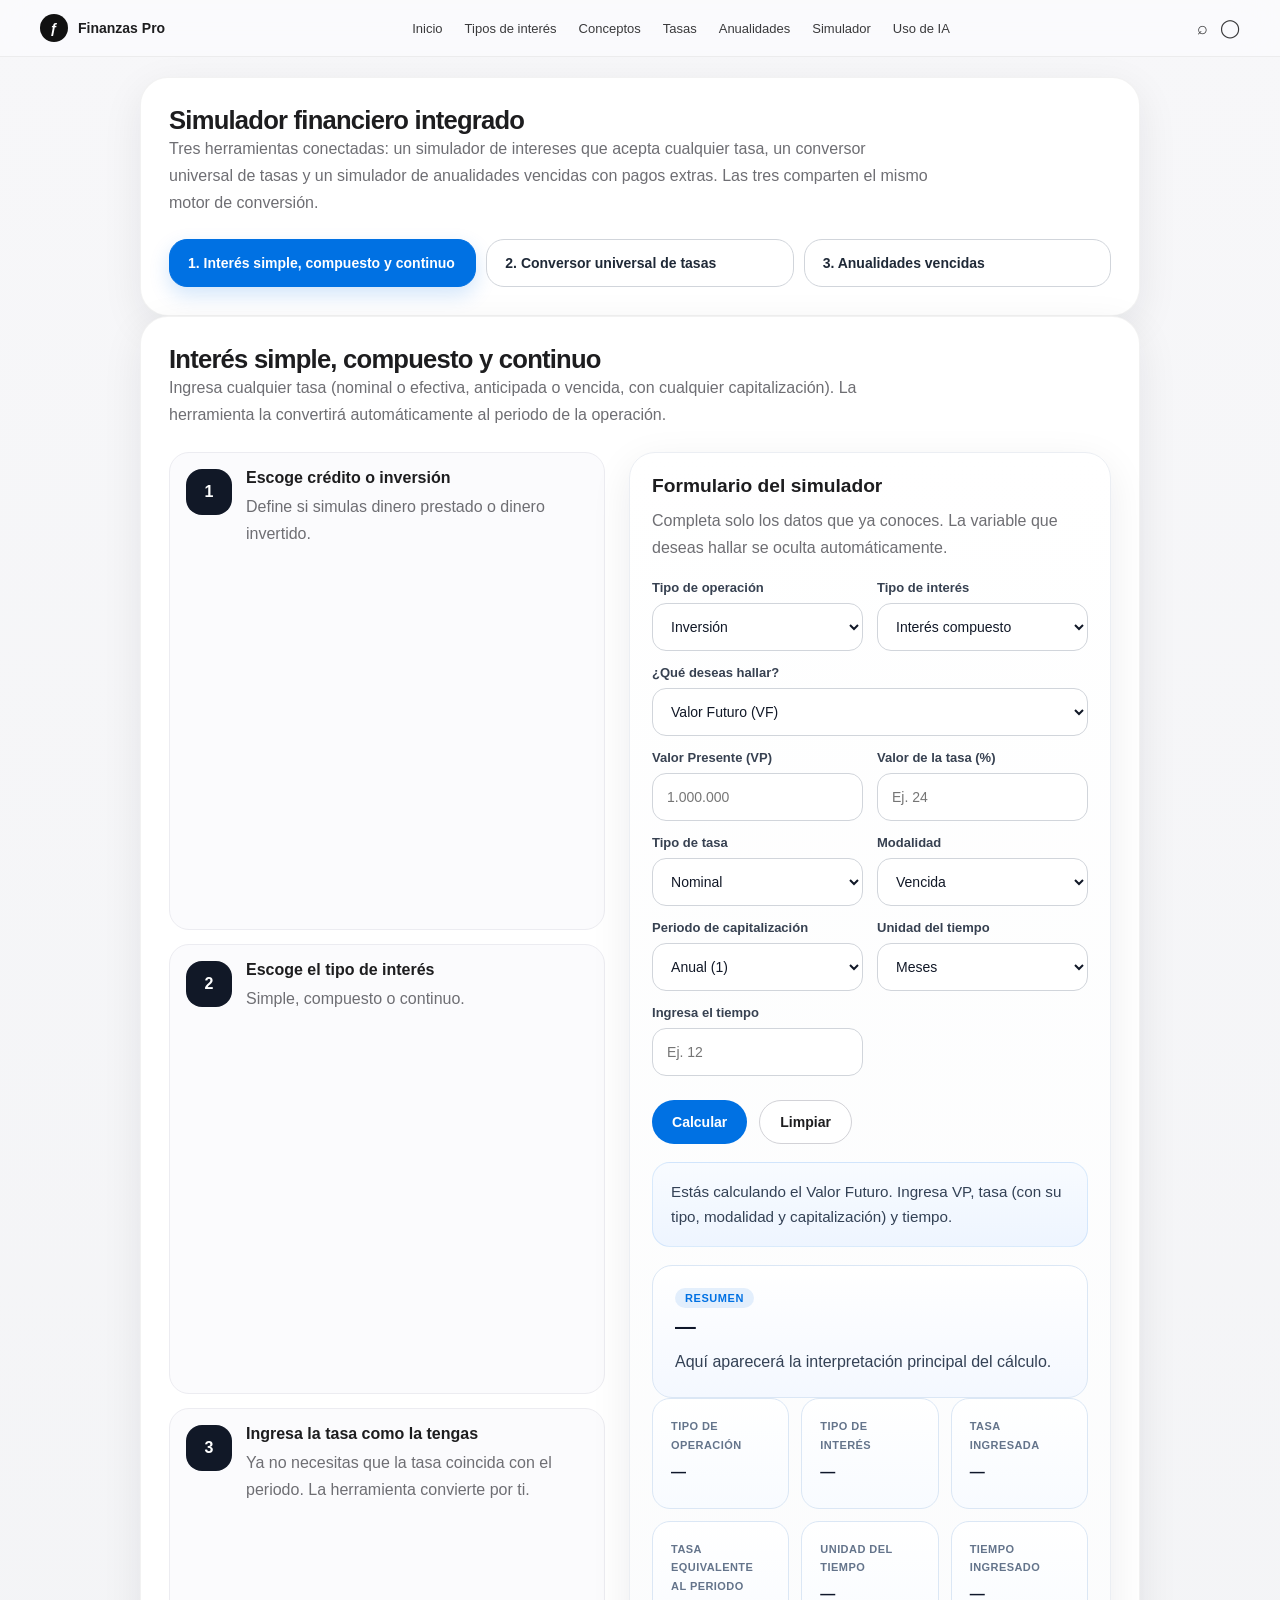
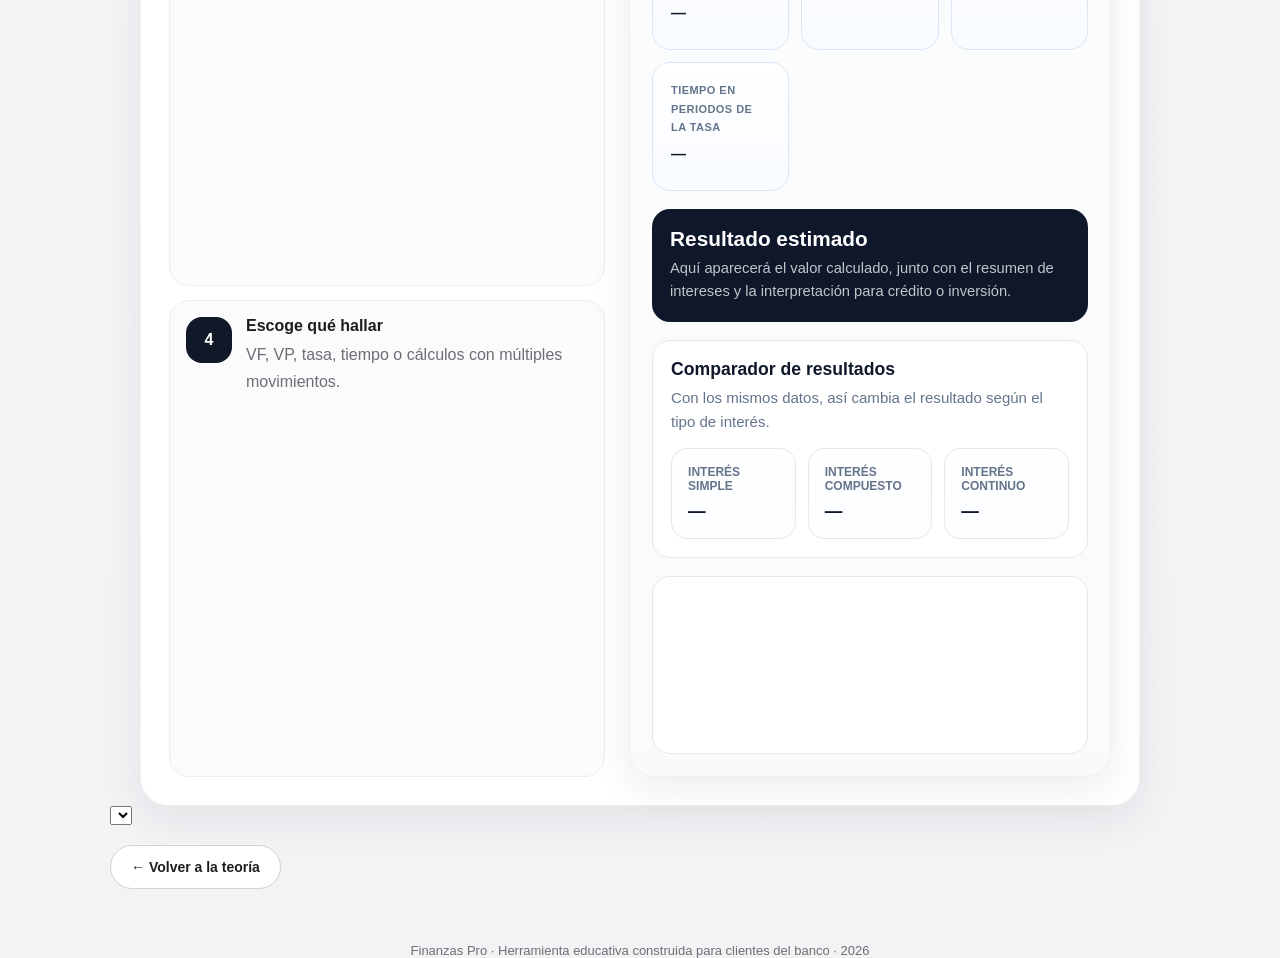
<file: simulador.html>
<!DOCTYPE html>
<html lang="es">
<head>
  <meta charset="UTF-8" />
  <meta name="viewport" content="width=device-width, initial-scale=1.0" />
  <title>Simulador Financiero · Finanzas Pro</title>
  <link rel="stylesheet" href="STYLE.css" />
</head>
<body>

  <header class="topbar">
    <div class="topbar-inner">
      <div class="brand">
        <div class="brand-mark">ƒ</div>
        <span>Finanzas Pro</span>
      </div>

      <nav class="nav" aria-label="Navegación principal">
        <a href="index.html#inicio">Inicio</a>
        <a href="index.html#intereses">Tipos de interés</a>
        <a href="index.html#conceptos">Conceptos</a>
        <a href="index.html#tasas">Tasas</a>
        <a href="index.html#anualidades">Anualidades</a>
        <a href="simulador.html">Simulador</a>
        <a href="index.html#ia">Uso de IA</a>
      </nav>

      <div class="nav-tools" aria-hidden="true">
        <span>⌕</span>
        <span>◯</span>
      </div>
    </div>
  </header>

  <main class="container">

    <!-- ========================================================= -->
    <!--  TABS DEL SIMULADOR                                        -->
    <!-- ========================================================= -->
    <section class="panel">
      <div class="section-head">
        <div>
          <h2>Simulador financiero integrado</h2>
          <p>
            Tres herramientas conectadas: un simulador de intereses que acepta cualquier tasa,
            un conversor universal de tasas y un simulador de anualidades vencidas con pagos extras.
            Las tres comparten el mismo motor de conversión.
          </p>
        </div>
      </div>

      <div class="sim-tabs" role="tablist">
        <button type="button" class="sim-tab active" data-target="simInteres" role="tab">
          1. Interés simple, compuesto y continuo
        </button>
        <button type="button" class="sim-tab" data-target="simConversor" role="tab">
          2. Conversor universal de tasas
        </button>
        <button type="button" class="sim-tab" data-target="simAnualidades" role="tab">
          3. Anualidades vencidas
        </button>
      </div>
    </section>

    <!-- ========================================================= -->
    <!--  1. SIMULADOR DE INTERÉS (con conversión automática)       -->
    <!-- ========================================================= -->
    <section class="panel sim-view" id="simInteres">
      <div class="section-head">
        <div>
          <h2>Interés simple, compuesto y continuo</h2>
          <p>
            Ingresa cualquier tasa (nominal o efectiva, anticipada o vencida, con cualquier
            capitalización). La herramienta la convertirá automáticamente al periodo de la operación.
          </p>
        </div>
      </div>

      <div class="flow-grid">
        <div class="step-list">
          <article class="step">
            <div class="step-number">1</div>
            <div>
              <h4>Escoge crédito o inversión</h4>
              <p>Define si simulas dinero prestado o dinero invertido.</p>
            </div>
          </article>
          <article class="step">
            <div class="step-number">2</div>
            <div>
              <h4>Escoge el tipo de interés</h4>
              <p>Simple, compuesto o continuo.</p>
            </div>
          </article>
          <article class="step">
            <div class="step-number">3</div>
            <div>
              <h4>Ingresa la tasa como la tengas</h4>
              <p>Ya no necesitas que la tasa coincida con el periodo. La herramienta convierte por ti.</p>
            </div>
          </article>
          <article class="step">
            <div class="step-number">4</div>
            <div>
              <h4>Escoge qué hallar</h4>
              <p>VF, VP, tasa, tiempo o cálculos con múltiples movimientos.</p>
            </div>
          </article>
        </div>

        <div class="simulator-box" id="simulador">
          <h3>Formulario del simulador</h3>
          <p>Completa solo los datos que ya conoces. La variable que deseas hallar se oculta automáticamente.</p>

          <form id="simuladorForm" novalidate>
            <div class="placeholder-grid">

              <div class="field">
                <label for="tipoOperacion">Tipo de operación</label>
                <select id="tipoOperacion" name="tipoOperacion">
                  <option value="inversion">Inversión</option>
                  <option value="credito">Crédito</option>
                </select>
              </div>

              <div class="field">
                <label for="tipoInteres">Tipo de interés</label>
                <select id="tipoInteres" name="tipoInteres">
                  <option value="simple">Interés simple</option>
                  <option value="compuesto" selected>Interés compuesto</option>
                  <option value="continuo">Interés continuo</option>
                </select>
              </div>

              <div class="field full">
                <label for="necesidadCalculo">¿Qué deseas hallar?</label>
                <select id="necesidadCalculo" name="necesidadCalculo">
                  <option value="vf">Valor Futuro (VF)</option>
                  <option value="vp">Valor Presente (VP)</option>
                  <option value="i">Tasa de interés (i)</option>
                  <option value="n">Tiempo / número de periodos (n)</option>
                  <option value="vf_total">VF total con múltiples desembolsos o aportes</option>
                  <option value="vp_total">VP total con múltiples desembolsos o aportes</option>
                </select>
              </div>

              <div class="field" data-field="vp">
                <label for="vp">Valor Presente (VP)</label>
                <input id="vp" name="vp" type="text" inputmode="decimal" placeholder="1.000.000" data-money="true" />
              </div>

              <div class="field" data-field="vf">
                <label for="vf">Valor Futuro (VF)</label>
                <input id="vf" name="vf" type="text" inputmode="decimal" placeholder="1.200.000" data-money="true" />
              </div>

              <div class="field" data-field="tasa">
                <label for="tasa">Valor de la tasa (%)</label>
                <input id="tasa" name="tasa" type="text" inputmode="decimal" placeholder="Ej. 24" />
              </div>

              <div class="field" data-field="tipoTasa">
                <label for="tipoTasa">Tipo de tasa</label>
                <select id="tipoTasa">
                  <option value="nominal" selected>Nominal</option>
                  <option value="efectiva">Efectiva</option>
                </select>
              </div>

              <div class="field" data-field="modalidadTasa">
                <label for="modalidadTasa">Modalidad</label>
                <select id="modalidadTasa">
                  <option value="vencida" selected>Vencida</option>
                  <option value="anticipada">Anticipada</option>
                </select>
              </div>

              <div class="field" data-field="periodoTasa">
                <label for="periodoTasa">Periodo de capitalización</label>
                <select id="periodoTasa">
                  <option value="diario">Diario (365)</option>
                  <option value="semanal">Semanal (52)</option>
                  <option value="quincenal">Quincenal (24)</option>
                  <option value="mensual">Mensual (12)</option>
                  <option value="bimestral">Bimestral (6)</option>
                  <option value="trimestral">Trimestral (4)</option>
                  <option value="cuatrimestral">Cuatrimestral (3)</option>
                  <option value="quintumestral">Quintumestral (2,4)</option>
                  <option value="semestral">Semestral (2)</option>
                  <option value="decamestral">Decamestral (1,2)</option>
                  <option value="anual" selected>Anual (1)</option>
                  <option value="personalizado">Otro (en meses)</option>
                </select>
              </div>

              <div class="field hidden" data-field="periodoTasaPersonal">
                <label for="periodoTasaPersonal">Indica cada cuántos meses capitaliza</label>
                <input id="periodoTasaPersonal" type="number" min="0.01" step="0.01" placeholder="Ej. 7" />
              </div>

              <div class="field" data-field="tiempoUnidad">
                <label for="unidadTiempo">Unidad del tiempo</label>
                <select id="unidadTiempo" name="unidadTiempo">
                  <option value="diario">Días</option>
                  <option value="semanal">Semanas</option>
                  <option value="quincenal">Quincenas</option>
                  <option value="mensual" selected>Meses</option>
                  <option value="bimestral">Bimestres</option>
                  <option value="trimestral">Trimestres</option>
                  <option value="cuatrimestral">Cuatrimestres</option>
                  <option value="semestral">Semestres</option>
                  <option value="anual">Años</option>
                </select>
              </div>

              <div class="field" data-field="tiempo">
                <label for="tiempo">Ingresa el tiempo</label>
                <input id="tiempo" name="tiempo" type="text" inputmode="decimal" placeholder="Ej. 12" />
              </div>

              <div class="field full hidden" data-field="movimientos">
                <label id="movimientosLabel">Detalle de desembolsos</label>
                <div class="movement-box">
                  <div class="movement-box-header">
                    <div>
                      <h4 id="movimientosTitulo">Desembolsos</h4>
                      <p id="movimientosDescripcion">
                        Agrega cada desembolso con su monto y el periodo desde el que empieza a contar.
                      </p>
                    </div>
                    <button type="button" class="btn btn-secondary" id="agregarMovimientoBtn">+ Agregar movimiento</button>
                  </div>
                  <div id="movimientosContainer"></div>
                </div>
              </div>
            </div>

            <div class="hero-actions">
              <button class="btn btn-primary" type="submit">Calcular</button>
              <button class="btn btn-secondary" type="button" id="limpiarBtn">Limpiar</button>
            </div>
          </form>

          <div class="dynamic-note" id="textoExplicativoDinamico">
            Completa solo los datos que ya conoces. La variable que deseas hallar se ocultará automáticamente.
          </div>

          <div class="result-summary" id="resumenEjecutivo">
            <div class="summary-box">
              <span class="summary-kicker">RESUMEN</span>
              <h3 id="summaryResultado">—</h3>
              <p id="summaryInterpretacion">Aquí aparecerá la interpretación principal del cálculo.</p>
            </div>
          </div>

          <div class="summary-grid">
            <div class="summary-card"><span>TIPO DE OPERACIÓN</span><strong id="summaryOperacion">—</strong></div>
            <div class="summary-card"><span>TIPO DE INTERÉS</span><strong id="summaryInteres">—</strong></div>
            <div class="summary-card"><span>TASA INGRESADA</span><strong id="summaryTasa">—</strong></div>
            <div class="summary-card"><span>TASA EQUIVALENTE AL PERIODO</span><strong id="summaryTasaEquivalente">—</strong></div>
            <div class="summary-card"><span>UNIDAD DEL TIEMPO</span><strong id="summaryUnidadTiempo">—</strong></div>
            <div class="summary-card"><span>TIEMPO INGRESADO</span><strong id="summaryTiempoIngresado">—</strong></div>
            <div class="summary-card"><span>TIEMPO EN PERIODOS DE LA TASA</span><strong id="summaryTiempoPeriodos">—</strong></div>
          </div>

          <div class="result-preview" id="resultadoPreview">
            <strong>Resultado estimado</strong>
            <span id="resultadoTexto">
              Aquí aparecerá el valor calculado, junto con el resumen de intereses y la interpretación para crédito o inversión.
            </span>
          </div>

          <div class="compare-result-box" id="comparadorIntereses">
            <div class="compare-result-head">
              <strong>Comparador de resultados</strong>
              <span>Con los mismos datos, así cambia el resultado según el tipo de interés.</span>
            </div>
            <div class="compare-result-grid">
              <div class="compare-result-card"><label>Interés simple</label><strong id="compareSimple">—</strong></div>
              <div class="compare-result-card"><label>Interés compuesto</label><strong id="compareCompuesto">—</strong></div>
              <div class="compare-result-card"><label>Interés continuo</label><strong id="compareContinuo">—</strong></div>
            </div>
          </div>

          <div class="result-chart" id="graficoWrapper">
            <canvas id="graficoSimulador" height="140"></canvas>
          </div>
        </div>
      </div>
    </section>

    <!-- ========================================================= -->
    <!--  2. CONVERSOR UNIVERSAL DE TASAS                           -->
    <!-- ========================================================= -->
    <section class="panel sim-view hidden" id="simConversor">
      <div class="section-head">
        <div>
          <h2>Conversor universal de tasas de interés</h2>
          <p>
            Convierte cualquier tasa (nominal o efectiva, vencida o anticipada, con cualquier
            periodo de capitalización) a cualquier otra. Incluye periodos no estándar como
            quintumestral o decamestral.
          </p>
        </div>
      </div>

      <div class="simulator-box">
        <h3>Ingresa la tasa que tienes y la tasa que quieres obtener</h3>
        <p>La lógica interna lleva todo a una efectiva anual vencida y desde ahí convierte a la tasa de salida.</p>

        <form id="conversorForm" novalidate>
          <div class="placeholder-grid">

            <div class="field full">
              <label for="valorTasaEntrada">Valor de la tasa a convertir (%)</label>
              <input id="valorTasaEntrada" type="text" inputmode="decimal" placeholder="Ej. 24" />
            </div>

            <h4 class="sub-head">Tasa de entrada</h4>
            <span class="sub-spacer"></span>

            <div class="field">
              <label for="tipoTasaEntrada">Tipo</label>
              <select id="tipoTasaEntrada">
                <option value="nominal" selected>Nominal</option>
                <option value="efectiva">Efectiva</option>
              </select>
            </div>

            <div class="field">
              <label for="modalidadEntrada">Modalidad</label>
              <select id="modalidadEntrada">
                <option value="vencida" selected>Vencida</option>
                <option value="anticipada">Anticipada</option>
              </select>
            </div>

            <div class="field">
              <label for="periodoEntrada">Periodo de capitalización</label>
              <select id="periodoEntrada">
                <option value="diario">Diario (365)</option>
                <option value="semanal">Semanal (52)</option>
                <option value="quincenal">Quincenal (24)</option>
                <option value="mensual">Mensual (12)</option>
                <option value="bimestral">Bimestral (6)</option>
                <option value="trimestral" selected>Trimestral (4)</option>
                <option value="cuatrimestral">Cuatrimestral (3)</option>
                <option value="quintumestral">Quintumestral (2,4)</option>
                <option value="semestral">Semestral (2)</option>
                <option value="decamestral">Decamestral (1,2)</option>
                <option value="anual">Anual (1)</option>
                <option value="personalizado">Otro (en meses)</option>
              </select>
            </div>

            <div class="field hidden" id="inputPeriodoEntrada">
              <label for="periodoPersonalEntrada">Cada cuántos meses capitaliza</label>
              <input id="periodoPersonalEntrada" type="number" min="0.01" step="0.01" placeholder="Ej. 5" />
            </div>

            <h4 class="sub-head">Tasa de salida</h4>
            <span class="sub-spacer"></span>

            <div class="field">
              <label for="tipoTasaSalida">Tipo</label>
              <select id="tipoTasaSalida">
                <option value="nominal">Nominal</option>
                <option value="efectiva" selected>Efectiva</option>
              </select>
            </div>

            <div class="field">
              <label for="modalidadSalida">Modalidad</label>
              <select id="modalidadSalida">
                <option value="vencida" selected>Vencida</option>
                <option value="anticipada">Anticipada</option>
              </select>
            </div>

            <div class="field">
              <label for="periodoSalida">Periodo de capitalización</label>
              <select id="periodoSalida">
                <option value="diario">Diario (365)</option>
                <option value="semanal">Semanal (52)</option>
                <option value="quincenal">Quincenal (24)</option>
                <option value="mensual" selected>Mensual (12)</option>
                <option value="bimestral">Bimestral (6)</option>
                <option value="trimestral">Trimestral (4)</option>
                <option value="cuatrimestral">Cuatrimestral (3)</option>
                <option value="quintumestral">Quintumestral (2,4)</option>
                <option value="semestral">Semestral (2)</option>
                <option value="decamestral">Decamestral (1,2)</option>
                <option value="anual">Anual (1)</option>
                <option value="personalizado">Otro (en meses)</option>
              </select>
            </div>

            <div class="field hidden" id="inputPeriodoSalida">
              <label for="periodoPersonalSalida">Cada cuántos meses capitaliza</label>
              <input id="periodoPersonalSalida" type="number" min="0.01" step="0.01" placeholder="Ej. 7" />
            </div>
          </div>

          <div class="hero-actions">
            <button class="btn btn-primary" type="submit">Convertir tasa</button>
            <button class="btn btn-secondary" type="reset" id="limpiarConversor">Limpiar</button>
          </div>
        </form>

        <div class="dynamic-note">
          Regla de oro: el conversor primero lleva la tasa a <strong>efectiva anual vencida</strong>
          (la moneda universal) y desde ahí la convierte a la salida deseada.
        </div>

        <div class="result-summary tasa-resultado-box">
          <div class="summary-box">
            <span class="summary-kicker">RESULTADO FINAL</span>
            <h3 id="resultadoTasaConvertida">—</h3>
            <p class="resultado-subtitulo">Conversión paso a paso</p>
            <div id="interpretacionTasa" class="resultado-pasos">
              Aquí aparecerá el resultado de la tasa equivalente.
            </div>
          </div>
        </div>
      </div>
    </section>

    <!-- ========================================================= -->
    <!--  3. ANUALIDADES VENCIDAS                                   -->
    <!-- ========================================================= -->
    <section class="panel sim-view hidden" id="simAnualidades">
      <div class="section-head">
        <div>
          <h2>Simulador de anualidades vencidas</h2>
          <p>
            Calcula el Valor Presente, Valor Futuro o el valor de la cuota de una serie de
            pagos iguales al final de cada periodo. Permite agregar pagos extraordinarios
            y acepta cualquier tasa (la convertimos automáticamente).
          </p>
        </div>
      </div>

      <div class="simulator-box">
        <h3>Define tu anualidad</h3>
        <p>
          Recuerda: una anualidad vencida paga al final de cada periodo. La fórmula base usa
          interés compuesto, por eso nuestro motor primero convierte tu tasa a la efectiva
          del periodo de pago.
        </p>

        <form id="anualidadesForm" novalidate>
          <div class="placeholder-grid">

            <div class="field">
              <label for="anualidadOperacion">Tipo de operación</label>
              <select id="anualidadOperacion">
                <option value="credito">Crédito (pagar cuotas)</option>
                <option value="inversion" selected>Inversión / ahorro (aportar cuotas)</option>
              </select>
            </div>

            <div class="field">
              <label for="anualidadCalculo">¿Qué deseas hallar?</label>
              <select id="anualidadCalculo">
                <option value="vf">Valor Futuro (VF) — cuánto tendré al final</option>
                <option value="vp">Valor Presente (VP) — cuánto valen hoy los pagos</option>
                <option value="a_desde_vp">Cuota A desde un Valor Presente (monto de un crédito)</option>
                <option value="a_desde_vf">Cuota A desde un Valor Futuro (meta de ahorro)</option>
              </select>
            </div>

            <div class="field" data-anu-field="cuota">
              <label for="anualidadCuota">Valor de la cuota A</label>
              <input id="anualidadCuota" type="text" inputmode="decimal" placeholder="500.000" data-money="true" />
            </div>

            <div class="field hidden" data-anu-field="vp">
              <label for="anualidadVP">Valor Presente (VP)</label>
              <input id="anualidadVP" type="text" inputmode="decimal" placeholder="20.000.000" data-money="true" />
            </div>

            <div class="field hidden" data-anu-field="vf">
              <label for="anualidadVF">Valor Futuro (VF)</label>
              <input id="anualidadVF" type="text" inputmode="decimal" placeholder="50.000.000" data-money="true" />
            </div>

            <div class="field">
              <label for="anualidadTiempo">Número de periodos de pago (n)</label>
              <input id="anualidadTiempo" type="text" inputmode="decimal" placeholder="Ej. 60" />
            </div>

            <div class="field">
              <label for="anualidadPeriodoPago">Periodicidad del pago</label>
              <select id="anualidadPeriodoPago">
                <option value="diario">Diario</option>
                <option value="semanal">Semanal</option>
                <option value="quincenal">Quincenal</option>
                <option value="mensual" selected>Mensual</option>
                <option value="bimestral">Bimestral</option>
                <option value="trimestral">Trimestral</option>
                <option value="cuatrimestral">Cuatrimestral</option>
                <option value="quintumestral">Quintumestral</option>
                <option value="semestral">Semestral</option>
                <option value="decamestral">Decamestral</option>
                <option value="anual">Anual</option>
                <option value="personalizado">Otro (meses)</option>
              </select>
            </div>

            <div class="field hidden" id="inputPeriodoPagoPersonal">
              <label for="anualidadPeriodoPagoPersonal">Meses por periodo de pago</label>
              <input id="anualidadPeriodoPagoPersonal" type="number" min="0.01" step="0.01" placeholder="Ej. 5" />
            </div>

            <div class="field">
              <label for="anualidadTasa">Valor de la tasa (%)</label>
              <input id="anualidadTasa" type="text" inputmode="decimal" placeholder="Ej. 24" />
            </div>

            <div class="field">
              <label for="anualidadTipoTasa">Tipo de tasa</label>
              <select id="anualidadTipoTasa">
                <option value="nominal" selected>Nominal</option>
                <option value="efectiva">Efectiva</option>
              </select>
            </div>

            <div class="field">
              <label for="anualidadModalidad">Modalidad de la tasa</label>
              <select id="anualidadModalidad">
                <option value="vencida" selected>Vencida</option>
                <option value="anticipada">Anticipada</option>
              </select>
            </div>

            <div class="field">
              <label for="anualidadPeriodoTasa">Capitalización de la tasa</label>
              <select id="anualidadPeriodoTasa">
                <option value="diario">Diario</option>
                <option value="semanal">Semanal</option>
                <option value="quincenal">Quincenal</option>
                <option value="mensual">Mensual</option>
                <option value="bimestral">Bimestral</option>
                <option value="trimestral">Trimestral</option>
                <option value="cuatrimestral">Cuatrimestral</option>
                <option value="quintumestral">Quintumestral</option>
                <option value="semestral">Semestral</option>
                <option value="decamestral">Decamestral</option>
                <option value="anual" selected>Anual</option>
                <option value="personalizado">Otro (meses)</option>
              </select>
            </div>

            <div class="field hidden" id="inputPeriodoTasaAnualidadPersonal">
              <label for="anualidadPeriodoTasaPersonal">Meses por periodo de tasa</label>
              <input id="anualidadPeriodoTasaPersonal" type="number" min="0.01" step="0.01" placeholder="Ej. 7" />
            </div>

            <div class="field full">
              <label id="extrasLabel">Pagos extraordinarios (opcional)</label>
              <div class="movement-box">
                <div class="movement-box-header">
                  <div>
                    <h4>Pagos extra</h4>
                    <p>Si deseas agregar un pago extraordinario en un periodo específico, úsalo aquí. Puedes agregar los que quieras.</p>
                  </div>
                  <button type="button" class="btn btn-secondary" id="agregarExtraBtn">+ Agregar pago extra</button>
                </div>
                <div id="extrasContainer"></div>
              </div>
            </div>
          </div>

          <div class="hero-actions">
            <button class="btn btn-primary" type="submit">Calcular anualidad</button>
            <button class="btn btn-secondary" type="button" id="limpiarAnualidadBtn">Limpiar</button>
          </div>
        </form>

        <div class="dynamic-note" id="anualidadNota">
          Todos los pagos se asumen al final de cada periodo. La herramienta convierte automáticamente la tasa
          ingresada a una efectiva vencida al periodo del pago antes de calcular.
        </div>

        <div class="result-summary">
          <div class="summary-box">
            <span class="summary-kicker">RESULTADO DE LA ANUALIDAD</span>
            <h3 id="anualidadResultado">—</h3>
            <p id="anualidadInterpretacion">Aquí aparecerá la interpretación del cálculo.</p>
          </div>
        </div>

        <div class="summary-grid">
          <div class="summary-card"><span>OPERACIÓN</span><strong id="anuSumOperacion">—</strong></div>
          <div class="summary-card"><span>TASA INGRESADA</span><strong id="anuSumTasa">—</strong></div>
          <div class="summary-card"><span>TASA EFECTIVA DEL PERIODO</span><strong id="anuSumTasaPeriodo">—</strong></div>
          <div class="summary-card"><span>NÚMERO DE PAGOS</span><strong id="anuSumN">—</strong></div>
          <div class="summary-card"><span>PERIODICIDAD DEL PAGO</span><strong id="anuSumPeriodo">—</strong></div>
          <div class="summary-card"><span>PAGOS EXTRAORDINARIOS</span><strong id="anuSumExtras">—</strong></div>
        </div>

        <div class="compare-result-box">
          <div class="compare-result-head">
            <strong>Aportes vs. Intereses</strong>
            <span>Qué parte de tu resultado son los aportes/cuotas y qué parte son los intereses.</span>
          </div>
          <div class="compare-result-grid">
            <div class="compare-result-card"><label>Total aportado / pagado</label><strong id="anuTotalAportes">—</strong></div>
            <div class="compare-result-card"><label>Total en intereses</label><strong id="anuTotalIntereses">—</strong></div>
            <div class="compare-result-card"><label>Total con extras</label><strong id="anuTotalConExtras">—</strong></div>
          </div>
        </div>

        <div class="result-chart">
          <canvas id="graficoAnualidad" height="140"></canvas>
        </div>
      </div>
    </section>
<select id="objetivoAnualidad" onchange="actualizarCamposAnualidad()">
  
</select>
    <div style="margin-top:20px;">
      <a href="index.html" class="btn btn-secondary">← Volver a la teoría</a>
    </div>
  </main>

  <footer id="contacto">
    Finanzas Pro · Herramienta educativa construida para clientes del banco · 2026
  </footer>

  <script src="logica.js"></script>
</body>
</html>
</file>
<file: STYLE.css>
:root {
      --bg: #f5f5f7;
      --panel: #ffffff;
      --panel-soft: #fbfbfd;
      --text: #1d1d1f;
      --muted: #6e6e73;
      --line: #d2d2d7;
      --blue: #0071e3;
      --blue-dark: #005bb5;
      --dark: #0f172a;
      --danger: #dc2626;
      --shadow: 0 12px 40px rgba(15, 23, 42, 0.08);
      --radius-xl: 34px;
      --radius-lg: 28px;
      --radius-md: 18px;
      --radius-sm: 12px;
      --max: 1240px;
    }

    * {
      box-sizing: border-box;
    }

    html {
      scroll-behavior: smooth;
    }

    body {
      margin: 0;
      font-family: -apple-system, BlinkMacSystemFont, "SF Pro Display", "Segoe UI", Roboto, Helvetica, Arial, sans-serif;
      background: linear-gradient(180deg, #f7f7f9 0%, #f2f3f5 100%);
      color: var(--text);
    }

    a {
      color: inherit;
      text-decoration: none;
    }

    .topbar {
      position: sticky;
      top: 0;
      z-index: 50;
      backdrop-filter: saturate(180%) blur(20px);
      background: rgba(251, 251, 253, 0.85);
      border-bottom: 1px solid rgba(0, 0, 0, 0.06);
    }

    .topbar-inner {
      max-width: var(--max);
      margin: 0 auto;
      padding: 0 20px;
      min-height: 56px;
      display: flex;
      align-items: center;
      justify-content: space-between;
      gap: 16px;
      flex-wrap: wrap;
    }

    .brand {
      display: flex;
      align-items: center;
      gap: 10px;
      font-size: 14px;
      font-weight: 600;
      white-space: nowrap;
    }

    .brand-mark {
      width: 28px;
      height: 28px;
      border-radius: 999px;
      background: #111;
      color: #fff;
      display: grid;
      place-items: center;
      font-weight: 700;
      font-size: 14px;
    }

    .nav {
      display: flex;
      align-items: center;
      justify-content: center;
      gap: 22px;
      flex-wrap: wrap;
      font-size: 13px;
      color: #3a3a3c;
    }

    .nav a:hover {
      color: #000;
    }

    .nav-tools {
      display: flex;
      align-items: center;
      gap: 12px;
      font-size: 18px;
      color: #3a3a3c;
    }

    .container {
      max-width: var(--max);
      margin: 0 auto;
      padding: 34px 20px 80px;
    }

    .hero {
      display: grid;
      grid-template-columns: 1.15fr 0.85fr;
      gap: 24px;
      margin-bottom: 28px;
    }

    .hero-main,
    .hero-side,
    .panel,
    .card,
    .guide-card,
    .simulator-box {
      background: var(--panel);
      border: 1px solid rgba(0, 0, 0, 0.05);
      box-shadow: var(--shadow);
    }

    .hero-main {
      border-radius: 36px;
      padding: 40px;
      background: radial-gradient(circle at top left, #ffffff 0%, #f7f8fb 55%, #eef3ff 100%);
    }

    .eyebrow {
      display: inline-flex;
      align-items: center;
      gap: 8px;
      padding: 8px 14px;
      border-radius: 999px;
      background: rgba(0, 113, 227, 0.08);
      color: var(--blue);
      font-size: 12px;
      font-weight: 700;
      letter-spacing: 0.02em;
      text-transform: uppercase;
      margin-bottom: 18px;
    }

    h1 {
      margin: 0 0 12px;
      font-size: clamp(2rem, 4vw, 4rem);
      line-height: 1.02;
      letter-spacing: -0.04em;
    }

    .hero-main p {
      margin: 0;
      max-width: 720px;
      color: var(--muted);
      font-size: 1.05rem;
      line-height: 1.7;
    }

    .hero-actions {
      display: flex;
      flex-wrap: wrap;
      gap: 12px;
      margin-top: 24px;
    }

    .btn {
      display: inline-flex;
      align-items: center;
      justify-content: center;
      padding: 13px 20px;
      border-radius: 999px;
      font-size: 14px;
      font-weight: 600;
      transition: 0.2s ease;
      border: none;
      cursor: pointer;
    }

    .btn-primary {
      background: var(--blue);
      color: #fff;
    }

    .btn-primary:hover {
      background: var(--blue-dark);
    }

    .btn-secondary {
      background: #fff;
      color: var(--text);
      border: 1px solid var(--line);
    }

    .btn-secondary:hover {
      border-color: #b7b7be;
    }

    .btn-danger {
      background: #fff;
      color: var(--danger);
      border: 1px solid rgba(220, 38, 38, 0.22);
      padding: 0 14px;
      height: 48px;
      border-radius: 14px;
      font-weight: 700;
    }

    .btn-danger:hover {
      background: rgba(220, 38, 38, 0.06);
    }

    .hero-side {
      border-radius: 36px;
      padding: 28px;
      background: linear-gradient(180deg, #111827 0%, #0f172a 100%);
      color: #fff;
      display: flex;
      flex-direction: column;
      justify-content: space-between;
    }

    .hero-side h2 {
      margin: 0 0 12px;
      font-size: 1.3rem;
      line-height: 1.2;
    }

    .hero-side p {
      margin: 0;
      color: rgba(255, 255, 255, 0.74);
      line-height: 1.7;
      font-size: 0.97rem;
    }

    .hero-stat-grid {
      display: grid;
      grid-template-columns: repeat(2, 1fr);
      gap: 12px;
      margin-top: 24px;
    }

    .hero-stat {
      background: rgba(255, 255, 255, 0.08);
      border: 1px solid rgba(255, 255, 255, 0.08);
      border-radius: 18px;
      padding: 16px;
    }

    .hero-stat strong {
      display: block;
      font-size: 1.2rem;
      margin-bottom: 6px;
    }

    .hero-stat span {
      color: rgba(255, 255, 255, 0.7);
      font-size: 0.86rem;
      line-height: 1.4;
    }

    .panel {
      border-radius: var(--radius-lg);
      padding: 28px;
      margin-bottom: 24px;
    }

    .section-head {
      display: flex;
      justify-content: space-between;
      align-items: end;
      gap: 18px;
      margin-bottom: 22px;
      flex-wrap: wrap;
    }

    .section-head h2 {
      margin: 0;
      font-size: clamp(1.5rem, 2vw, 2.2rem);
      letter-spacing: -0.03em;
    }

    .section-head p {
      margin: 0;
      max-width: 760px;
      color: var(--muted);
      line-height: 1.7;
    }

    .interest-tabs,
    .need-tabs {
      display: grid;
      gap: 18px;
    }

    .interest-tabs input,
    .need-tabs input {
      display: none;
    }

    .interest-labels,
    .need-labels {
      display: flex;
      gap: 10px;
      flex-wrap: wrap;
    }

    .interest-labels label,
    .need-labels label {
      padding: 12px 16px;
      border-radius: 999px;
      background: #f3f4f6;
      border: 1px solid #e5e7eb;
      color: #374151;
      font-size: 14px;
      font-weight: 600;
      cursor: pointer;
      transition: 0.2s ease;
    }

    .interest-labels label:hover,
    .need-labels label:hover {
      background: #fff;
      border-color: #cbd5e1;
    }

    #tab-simple:checked ~ .interest-labels label[for="tab-simple"],
    #tab-compuesto:checked ~ .interest-labels label[for="tab-compuesto"],
    #tab-continuo:checked ~ .interest-labels label[for="tab-continuo"],
    #need-vp:checked ~ .need-labels label[for="need-vp"],
    #need-vf:checked ~ .need-labels label[for="need-vf"],
    #need-i:checked ~ .need-labels label[for="need-i"],
    #need-n:checked ~ .need-labels label[for="need-n"] {
      background: var(--blue);
      border-color: var(--blue);
      color: #fff;
    }

    .tab-panels > .guide-card,
    .need-panels > .guide-card {
      display: none;
    }

    #tab-simple:checked ~ .tab-panels .panel-simple,
    #tab-compuesto:checked ~ .tab-panels .panel-compuesto,
    #tab-continuo:checked ~ .tab-panels .panel-continuo,
    #need-vp:checked ~ .need-panels .guide-vp,
    #need-vf:checked ~ .need-panels .guide-vf,
    #need-i:checked ~ .need-panels .guide-i,
    #need-n:checked ~ .need-panels .guide-n {
      display: block;
    }

    .guide-card {
      border-radius: 24px;
      padding: 24px;
      background: linear-gradient(180deg, #ffffff 0%, #fbfbfd 100%);
    }

    .guide-card h3 {
      margin: 0 0 12px;
      font-size: 1.25rem;
      letter-spacing: -0.02em;
    }

    .guide-card p,
    .guide-card li {
      margin: 0;
      color: var(--muted);
      line-height: 1.75;
      font-size: 0.98rem;
    }

    .guide-card ul {
      margin: 14px 0 0;
      padding-left: 18px;
    }

    .guide-card li + li {
      margin-top: 8px;
    }

    .guide-card small,
    .card small {
      display: inline-block;
      margin-bottom: 10px;
      color: var(--blue);
      font-weight: 700;
      text-transform: uppercase;
      letter-spacing: 0.03em;
      font-size: 11px;
    }

    .formula {
      margin-top: 14px;
      padding: 14px 16px;
      border-radius: 16px;
      background: #0f172a;
      color: #f8fafc;
      font-family: ui-monospace, SFMono-Regular, Menlo, Consolas, monospace;
      font-size: 0.95rem;
      overflow-x: auto;
    }

    .mini-note {
      margin-top: 14px;
      padding: 14px 16px;
      border-left: 4px solid var(--blue);
      background: rgba(0, 113, 227, 0.06);
      border-radius: 14px;
      color: #1f2937;
      line-height: 1.7;
      font-size: 0.95rem;
    }

    .compare-grid {
      display: grid;
      grid-template-columns: repeat(3, minmax(0, 1fr));
      gap: 16px;
      margin-top: 18px;
    }

    .card {
      border-radius: 22px;
      padding: 22px;
      background: #fff;
    }

    .card h4 {
      margin: 0 0 8px;
      font-size: 1rem;
    }

    .card p {
      margin: 0;
      color: var(--muted);
      line-height: 1.75;
      font-size: 0.98rem;
    }

    .flow-grid {
      display: grid;
      grid-template-columns: 0.95fr 1.05fr;
      gap: 24px;
      margin-top: 24px;
    }

    .step-list {
      display: grid;
      gap: 14px;
    }

    .step {
      display: grid;
      grid-template-columns: 46px 1fr;
      gap: 14px;
      align-items: start;
      padding: 16px;
      border: 1px solid #ececf1;
      border-radius: 20px;
      background: var(--panel-soft);
    }

    .step-number {
      width: 46px;
      height: 46px;
      border-radius: 16px;
      background: #111827;
      color: #fff;
      display: grid;
      place-items: center;
      font-weight: 700;
    }

    .step h4 {
      margin: 0 0 6px;
      font-size: 1rem;
    }

    .step p {
      margin: 0;
      color: var(--muted);
      line-height: 1.7;
    }

    .simulator-box {
      padding: 22px;
      border-radius: 26px;
      background: linear-gradient(180deg, #ffffff 0%, #f9fafb 100%);
      border: 1px solid #ebeef3;
    }

    .simulator-box h3 {
      margin: 0 0 10px;
      font-size: 1.2rem;
    }

    .simulator-box p {
      margin: 0 0 18px;
      color: var(--muted);
      line-height: 1.7;
    }

    .placeholder-grid {
      display: grid;
      grid-template-columns: repeat(2, minmax(0, 1fr));
      gap: 14px;
    }

    .field {
      display: grid;
      gap: 8px;
    }

    .field.full {
      grid-column: 1 / -1;
    }

    .field label {
      font-size: 13px;
      font-weight: 600;
      color: #374151;
    }

    .field input,
    .field select {
      width: 100%;
      height: 48px;
      padding: 0 14px;
      border-radius: 14px;
      border: 1px solid #d1d5db;
      background: #fff;
      font-size: 14px;
      color: #111827;
      outline: none;
    }

    .field input:focus,
    .field select:focus {
      border-color: var(--blue);
      box-shadow: 0 0 0 4px rgba(0, 113, 227, 0.1);
    }

    .field.hidden,
    .hidden {
      display: none !important;
    }

    .dynamic-note {
      margin-top: 18px;
      padding: 16px 18px;
      border-radius: 18px;
      background: linear-gradient(180deg, #f8fbff 0%, #eef5ff 100%);
      border: 1px solid rgba(0, 113, 227, 0.12);
      color: #334155;
      line-height: 1.7;
      font-size: 0.95rem;
    }

    .movement-box {
      margin-top: 8px;
      display: grid;
      gap: 12px;
    }

    .movement-box-header {
      display: flex;
      align-items: center;
      justify-content: space-between;
      gap: 14px;
      flex-wrap: wrap;
      margin-bottom: 2px;
    }

    .movement-box-header h4 {
      margin: 0;
      font-size: 1rem;
      color: #111827;
    }

    .movement-box-header p {
      margin: 0;
      color: var(--muted);
      font-size: 0.92rem;
      line-height: 1.6;
    }

    .movement-row {
      display: grid;
      grid-template-columns: 1.1fr 1fr 1fr auto;
      gap: 12px;
      padding: 14px;
      border: 1px solid #e5e7eb;
      border-radius: 16px;
      background: #fff;
      align-items: end;
    }

    .movement-empty {
      padding: 16px;
      border-radius: 16px;
      border: 1px dashed #cbd5e1;
      background: #ffffff;
      color: #64748b;
      font-size: 0.93rem;
      line-height: 1.6;
    }

    .result-preview {
      margin-top: 18px;
      padding: 18px;
      border-radius: 18px;
      background: #0f172a;
      color: #fff;
    }

    .result-preview strong {
      display: block;
      font-size: 1.3rem;
      margin-bottom: 6px;
    }

    .result-preview span {
      color: rgba(255, 255, 255, 0.75);
      font-size: 0.92rem;
      line-height: 1.6;
      display: block;
    }

    .result-chart {
      margin-top: 18px;
      padding: 18px;
      border-radius: 18px;
      background: #ffffff;
      border: 1px solid #e5e7eb;
    }

    #graficoSimulador {
      width: 100%;
      height: 140px;
      display: block;
    }

    footer {
      margin-top: 34px;
      text-align: center;
      color: var(--muted);
      font-size: 13px;
    }

    @media (max-width: 1100px) {
      .hero,
      .flow-grid,
      .compare-grid {
        grid-template-columns: 1fr;
      }

      .placeholder-grid,
      .hero-stat-grid {
        grid-template-columns: 1fr 1fr;
      }
    }

    @media (max-width: 760px) {
      .topbar-inner {
        padding-top: 10px;
        padding-bottom: 10px;
        flex-direction: column;
      }

      .nav {
        gap: 12px;
      }

      .hero-main,
      .hero-side,
      .panel {
        padding: 22px;
        border-radius: 26px;
      }

      .placeholder-grid,
      .hero-stat-grid,
      .compare-grid {
        grid-template-columns: 1fr;
      }

      .movement-row {
        grid-template-columns: 1fr;
      }

      .interest-labels,
      .need-labels {
        flex-direction: column;
      }
    }
    .result-summary {
  margin-top: 18px;
  display: grid;
  gap: 14px;
}

.summary-card {
  padding: 18px;
  border-radius: 18px;
  background: linear-gradient(180deg, #ffffff 0%, #f8fbff 100%);
  border: 1px solid #dbe7f5;
}

.summary-card small {
  display: inline-block;
  margin-bottom: 8px;
  color: var(--blue);
  font-weight: 700;
  text-transform: uppercase;
  font-size: 11px;
  letter-spacing: 0.03em;
}

.summary-card strong {
  display: block;
  font-size: 1.3rem;
  color: #0f172a;
  margin-bottom: 8px;
}

.summary-card span {
  display: block;
  color: #475569;
  line-height: 1.7;
}

.summary-grid {
  display: grid;
  grid-template-columns: repeat(3, minmax(0, 1fr));
  gap: 12px;
}

.summary-item {
  padding: 14px;
  border-radius: 16px;
  background: #fff;
  border: 1px solid #e5e7eb;
}

.summary-item label {
  display: block;
  font-size: 12px;
  font-weight: 700;
  color: #64748b;
  margin-bottom: 6px;
  text-transform: uppercase;
}

.summary-item span {
  color: #0f172a;
  font-weight: 600;
  line-height: 1.5;
}

.compare-result-box {
  margin-top: 18px;
  padding: 18px;
  border-radius: 18px;
  background: #ffffff;
  border: 1px solid #e5e7eb;
}

.compare-result-head {
  margin-bottom: 14px;
}

.compare-result-head strong {
  display: block;
  font-size: 1.1rem;
  color: #0f172a;
  margin-bottom: 6px;
}

.compare-result-head span {
  color: #64748b;
  line-height: 1.6;
  font-size: 0.94rem;
}

.compare-result-grid {
  display: grid;
  grid-template-columns: repeat(3, minmax(0, 1fr));
  gap: 12px;
}

.compare-result-card {
  padding: 16px;
  border-radius: 16px;
  border: 1px solid #e5e7eb;
  background: linear-gradient(180deg, #ffffff 0%, #fbfdff 100%);
}

.compare-result-card label {
  display: block;
  font-size: 12px;
  font-weight: 700;
  color: #64748b;
  margin-bottom: 8px;
  text-transform: uppercase;
}

.compare-result-card strong {
  display: block;
  color: #0f172a;
  font-size: 1.1rem;
}

@media (max-width: 760px) {
  .summary-grid,
  .compare-result-grid {
    grid-template-columns: 1fr;
  }
}
.panel {
  max-width: 1000px;
  margin: 0 auto;
}
.container {
  max-width: 1100px;
  margin: 0 auto;
  padding: 20px;
}
#tasasView .hero-actions {
  display: flex;
  gap: 12px;
  align-items: center;
  flex-wrap: wrap;
  margin-top: 8px;
}

#tasasView .hero-actions button,
#tasasView .hero-actions .btn {
  appearance: none;
  border: none;
  border-radius: 999px;
  padding: 14px 22px;
  font-size: 15px;
  font-weight: 700;
  cursor: pointer;
  transition: transform 0.2s ease, opacity 0.2s ease, box-shadow 0.2s ease;
}

#tasasView .hero-actions button:hover,
#tasasView .hero-actions .btn:hover {
  transform: translateY(-1px);
  opacity: 0.95;
}

#tasasView .hero-actions button:active,
#tasasView .hero-actions .btn:active {
  transform: translateY(0);
}

#tasasView .hero-actions button:first-child {
  background: #0b6bff;
  color: white;
  box-shadow: 0 8px 20px rgba(11, 107, 255, 0.18);
}

#tasasView .hero-actions button:last-child {
  background: white;
  color: #1f2937;
  border: 1px solid #d1d5db;
}
#inputPeriodoEntrada,
#inputPeriodoSalida {
  margin-top: 10px;
}

#inputPeriodoEntrada input,
#inputPeriodoSalida input {
  width: 100%;
}
.tasa-resultado-box {
  margin-top: 24px;
}

.resultado-subtitulo {
  margin-top: 6px;
  margin-bottom: 18px;
  color: #5b6472;
  font-size: 14px;
}

.resultado-pasos {
  display: flex;
  flex-direction: column;
  gap: 14px;
}

.paso-tasa {
  display: flex;
  gap: 12px;
  align-items: flex-start;
  padding: 12px 14px;
  background: #f8fbff;
  border: 1px solid #dbe7f5;
  border-radius: 14px;
}

.paso-numero {
  width: 28px;
  height: 28px;
  min-width: 28px;
  border-radius: 50%;
  background: #0b6bff;
  color: white;
  display: inline-flex;
  align-items: center;
  justify-content: center;
  font-size: 13px;
  font-weight: 700;
}

.resultado-final-tasa {
  margin-top: 8px;
  padding: 14px 16px;
  border-radius: 14px;
  background: #eef6ff;
  border: 1px solid #bfd8ff;
  color: #0f172a;
  font-size: 15px;
  line-height: 1.5;
}

#resultadoTasaConvertida {
  font-size: 34px;
  line-height: 1.1;
  margin: 6px 0 2px;
  color: #0b6bff;
}

/* ================================================================
   TABS del simulador (segundo corte)
================================================================ */

.sim-tabs {
  display: flex;
  gap: 10px;
  flex-wrap: wrap;
  margin-top: 4px;
}

.sim-tab {
  flex: 1 1 220px;
  padding: 14px 18px;
  border-radius: 18px;
  border: 1px solid #d1d5db;
  background: #fff;
  font-size: 14px;
  font-weight: 700;
  color: #1f2937;
  cursor: pointer;
  transition: all 0.2s ease;
  text-align: left;
  line-height: 1.3;
}

.sim-tab:hover {
  border-color: #0071e3;
  transform: translateY(-1px);
}

.sim-tab.active {
  background: #0071e3;
  border-color: #0071e3;
  color: #fff;
  box-shadow: 0 8px 20px rgba(0, 113, 227, 0.18);
}

/* Sub-header dentro del formulario del conversor */
.sub-head {
  grid-column: 1 / -1;
  margin: 6px 0 -6px;
  padding: 6px 10px;
  border-left: 4px solid var(--blue);
  background: rgba(0, 113, 227, 0.06);
  border-radius: 8px;
  font-size: 13px;
  font-weight: 700;
  color: #0f172a;
  text-transform: uppercase;
  letter-spacing: 0.04em;
}

.sub-spacer { display: none; }

/* Summary box encabezado */
.summary-box {
  padding: 22px;
  border-radius: 20px;
  background: linear-gradient(180deg, #ffffff 0%, #f4f8ff 100%);
  border: 1px solid #dbe7f5;
}

.summary-box h3 {
  margin: 6px 0 10px;
  font-size: 1.3rem;
  color: #0f172a;
}

.summary-box p {
  margin: 0;
  color: #334155;
  line-height: 1.7;
}

.summary-kicker {
  display: inline-block;
  padding: 4px 10px;
  border-radius: 999px;
  background: rgba(0, 113, 227, 0.1);
  color: var(--blue);
  font-size: 11px;
  font-weight: 800;
  letter-spacing: 0.05em;
  text-transform: uppercase;
}

/* Summary grid más tolerante */
.summary-card span {
  color: #64748b;
  font-size: 11px;
  letter-spacing: 0.04em;
  text-transform: uppercase;
  font-weight: 700;
}

.summary-card strong {
  display: block;
  margin-top: 6px;
  color: #0f172a;
  font-size: 15px;
  font-weight: 600;
  line-height: 1.4;
}

/* Ajuste responsive de tabs */
@media (max-width: 760px) {
  .sim-tab {
    flex: 1 1 100%;
    text-align: center;
  }
}
</file>
